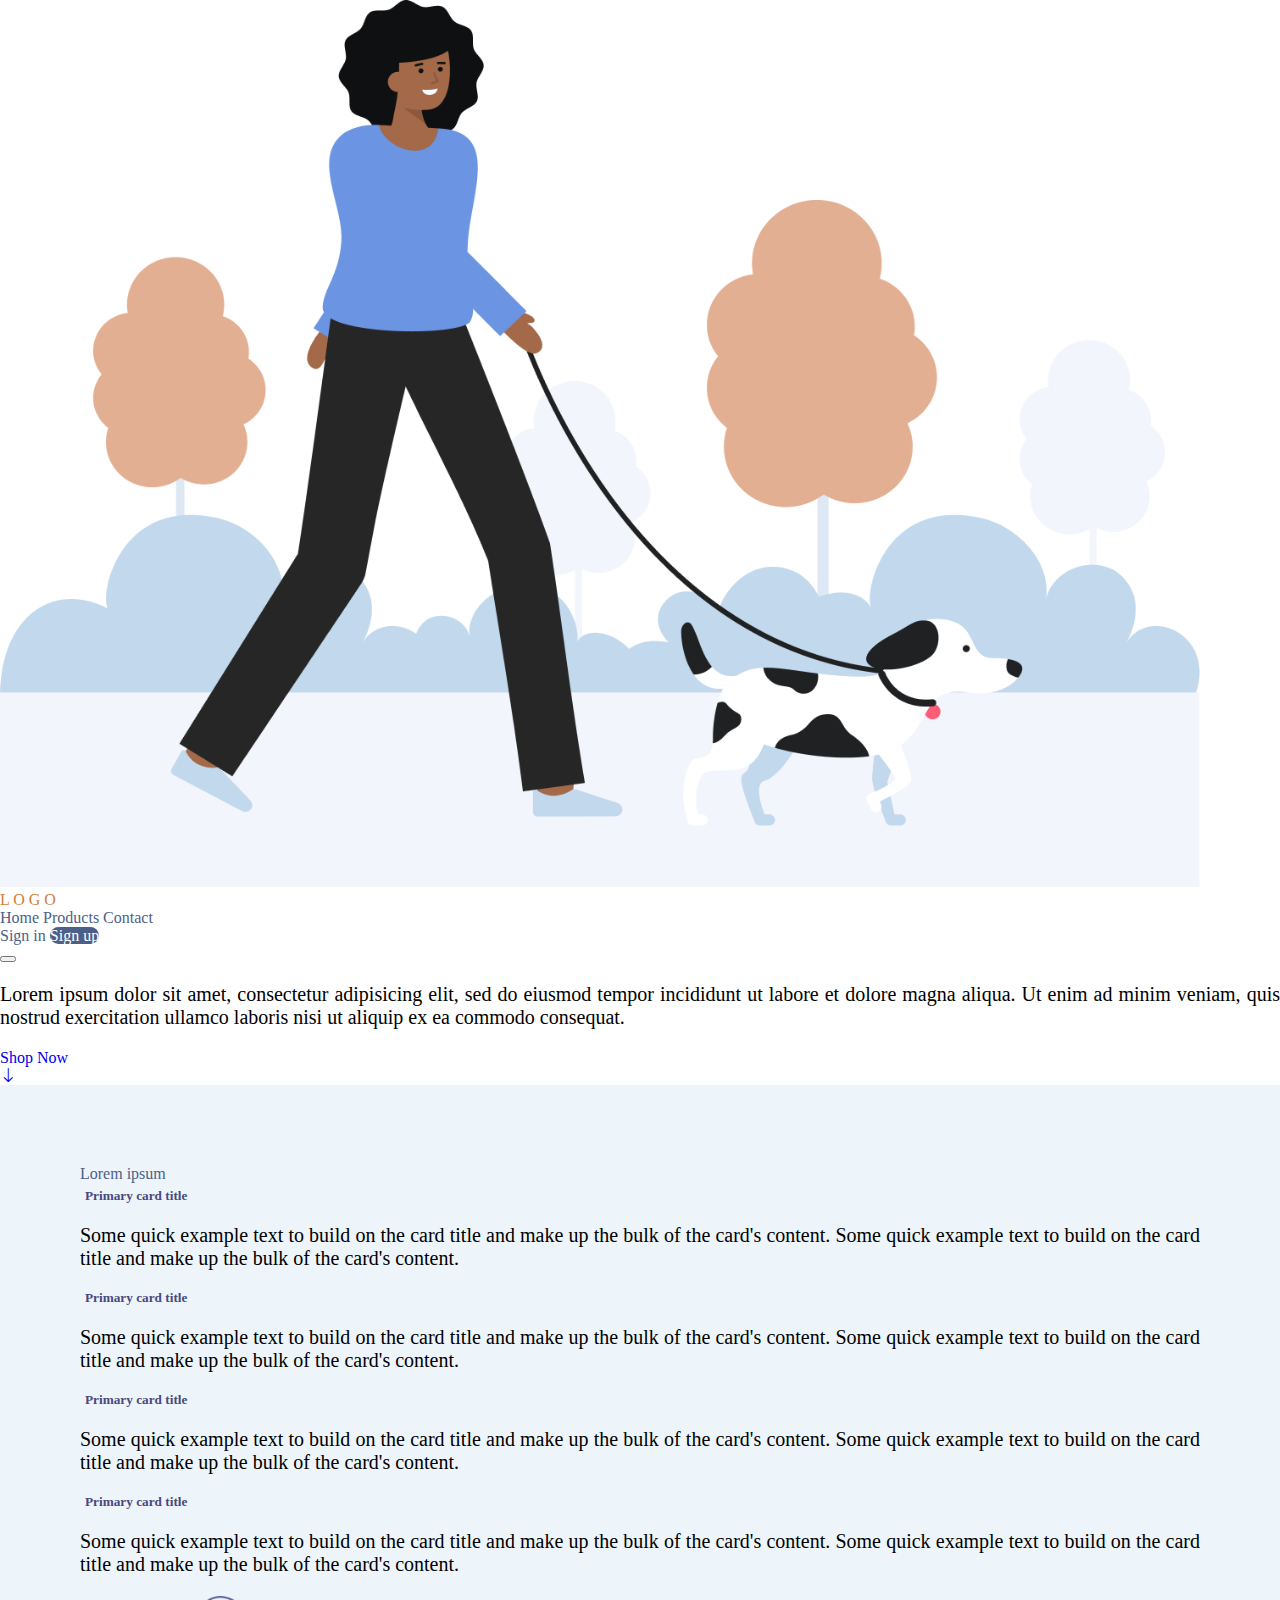
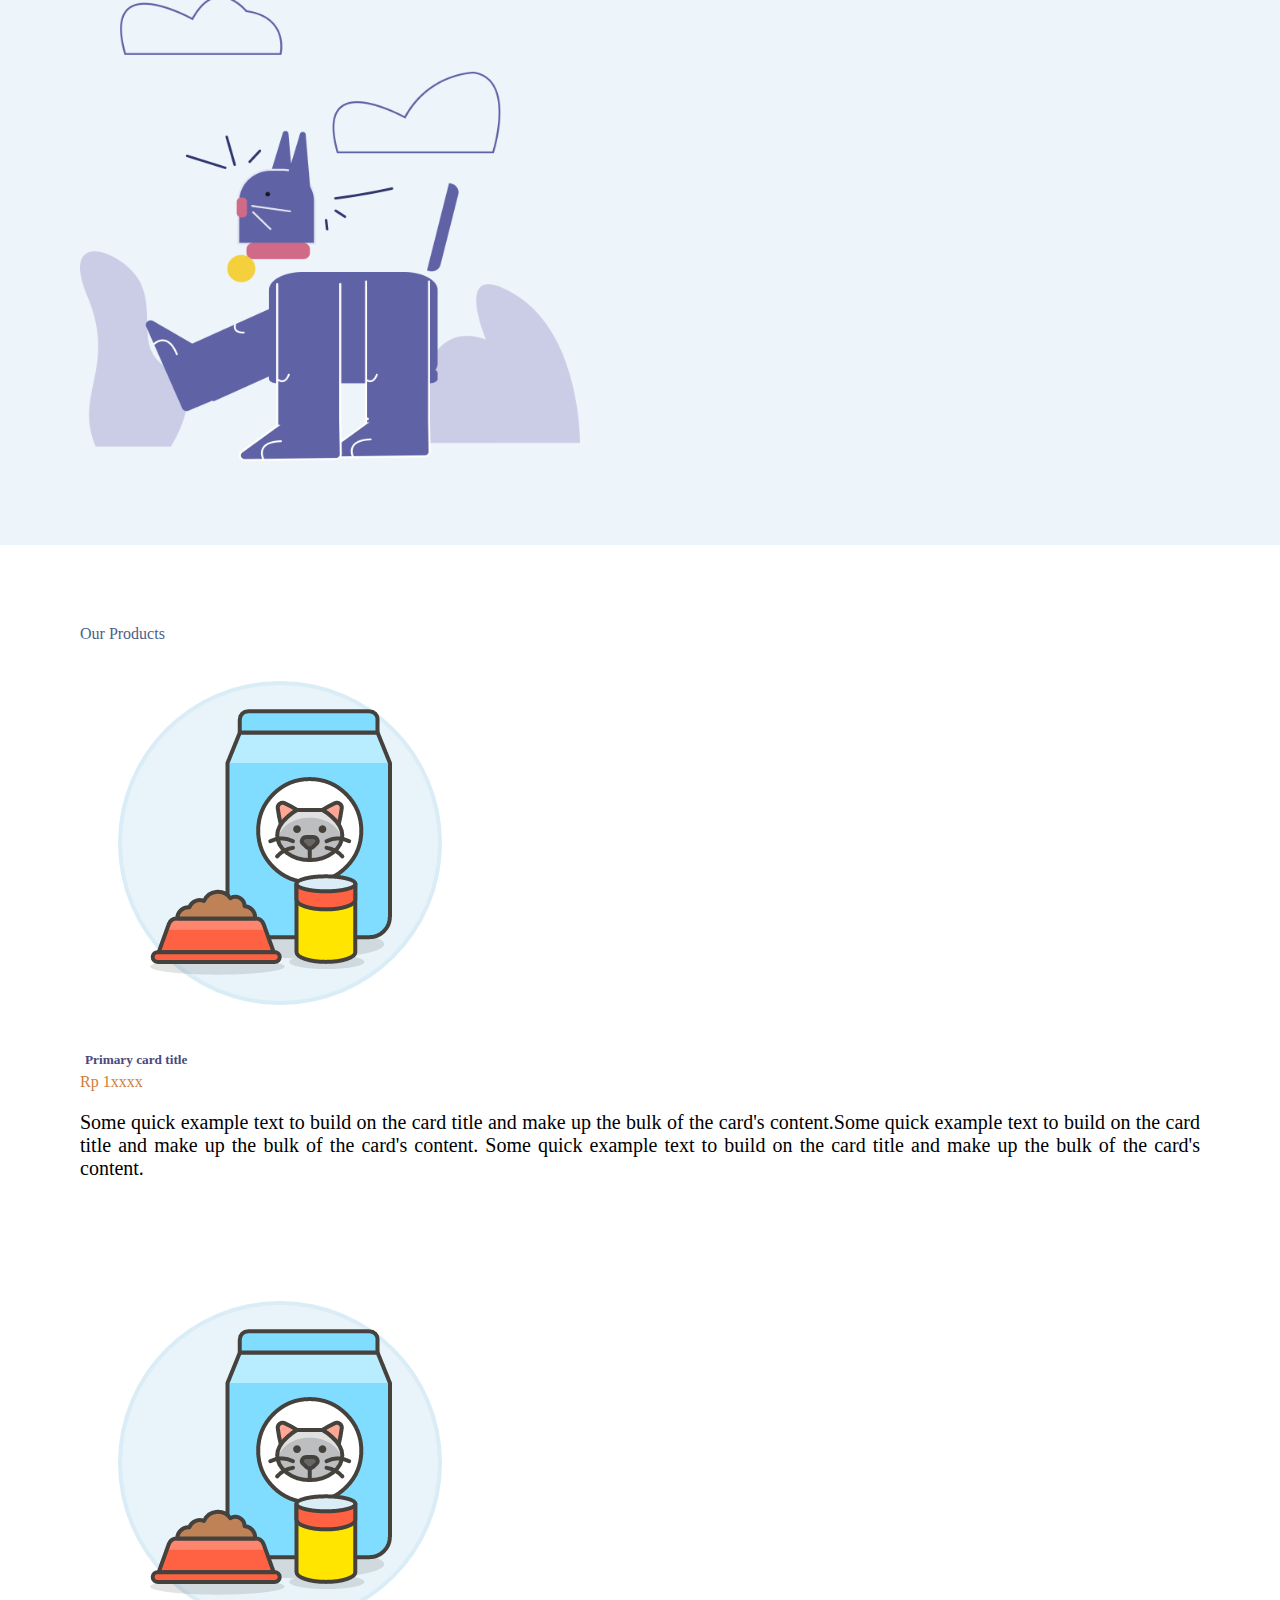
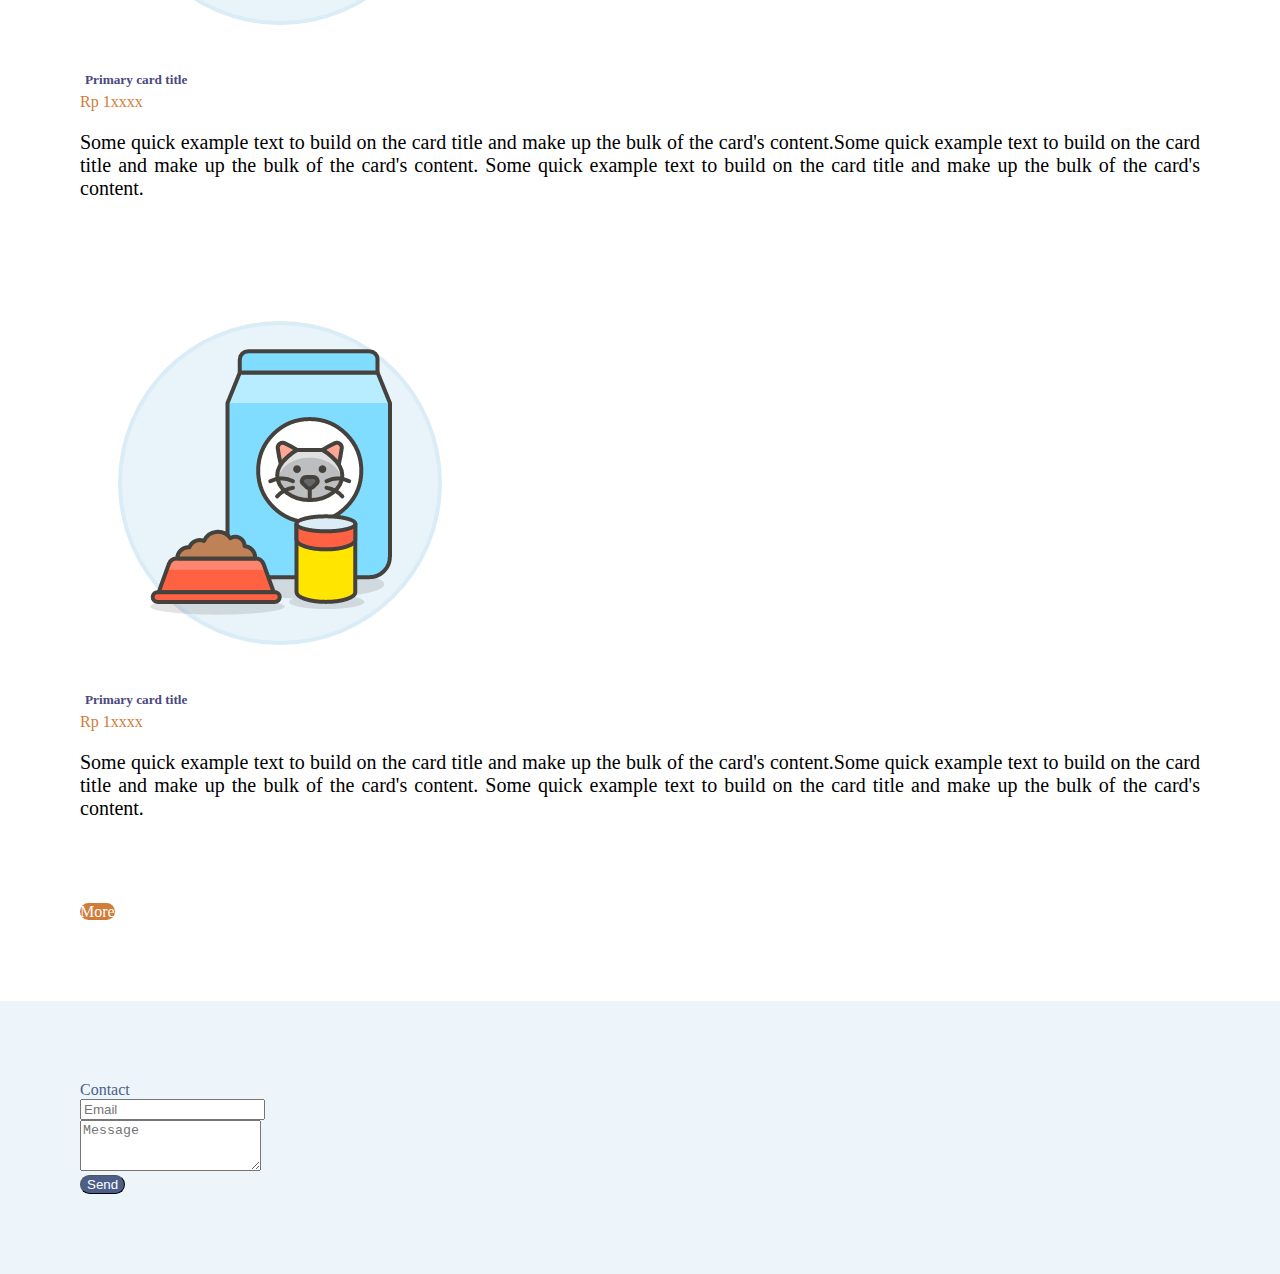
<file: PetShop/index.html>
<!DOCTYPE html>
<html>
<head>
	<meta charset="utf-8">
  	<meta name="viewport" content="width=device-width, initial-scale=1">
  	
    <!-- CSS only -->
    <link href="https://cdn.jsdelivr.net/npm/bootstrap@5.2.0-beta1/dist/css/bootstrap.min.css" rel="stylesheet" integrity="sha384-0evHe/X+R7YkIZDRvuzKMRqM+OrBnVFBL6DOitfPri4tjfHxaWutUpFmBp4vmVor" crossorigin="anonymous">
    <link rel="stylesheet" href="https://cdn.jsdelivr.net/npm/bootstrap-icons@1.8.3/font/bootstrap-icons.css">
    <link rel="stylesheet" type="text/css" href="assets/style.css">
	<title>PetShop</title>
</head>
<body>

	<div class="row h-100 w-100 bg-light">
		<div class="position-absolute bottom-0 start-0 p-0">
			<img width="1200" src="assets/images/register-img.png">
		</div>
		<div class="row">
			<nav class="header navbar navbar-expand-lg position-fixed" id="navbar">
			  <div class="container-fluid">
			  	<div class="col p-3">
			  		<a class="navbar-brand p-3" href="#">
			  			<span class="fw-bold fs-1 text-D17C39">L O G O</span>
			  		</a>
			  	</div>
			    <div class="col">
			    	<div class="justify-content-center collapse navbar-collapse" id="navbarNavAltMarkup">
			    	  <div class="navbar-nav fs-5 gap-5 text-4C5F89 fw-semibold">
			    	    <a class="nav-link text-4C5F89" aria-current="page" href="#">Home</a>
			    	    <a class="nav-link text-4C5F89" href="product.html">Products</a>
			    	    <a class="nav-link text-4C5F89" href="#contact">Contact</a>
			    	  </div>
			    	</div>
			    </div>
			    <div class="col">
			    	<div class="justify-content-end collapse navbar-collapse" id="navbarNavAltMarkup">
			    	  <div class="navbar-nav fs-5 gap-4 fw-semibold">
			    	    <a class="nav-link text-4C5F89 p-3" href="login.html">Sign in</a>
			    	    <a class="nav-link btn-login p-3 text bg-4C5F89" href="register.html">Sign up</a>
			    	  </div>
			    	</div>
			    </div>
			    <button class="navbar-toggler" type="button" data-bs-toggle="collapse" data-bs-target="#navbarNavAltMarkup" aria-controls="navbarNavAltMarkup" aria-expanded="false" aria-label="Toggle navigation">
			      <span class="navbar-toggler-icon"></span>
			    </button>
			  </div>
			</nav>
			<div class="col"></div>
			<div class="col-5 d-flex align-items-center shop-now">
				<div class="container col-6 text-dark justify-content-center">
					<p class="fs-5 pb-5">Lorem ipsum dolor sit amet, consectetur adipisicing elit, sed do eiusmod
					tempor incididunt ut labore et dolore magna aliqua. Ut enim ad minim veniam,
					quis nostrud exercitation ullamco laboris nisi ut aliquip ex ea commodo consequat.</p>
					<div class="text-center">
						<a class="fs-3 fw-semibold text-dark" href="#shop">Shop Now
							<div class="text-center"><i class="bi bi-arrow-down"></i></div>
						</a>

					</div>
					
				</div>
			</div>
		</div>
	 </div>

	 <div class="row h-100 w-100 bg-EDF5FB p-5rem d-flex align-items-center" id="shop">
	 	<div class="col-8 pt-5">
	 		<div class="container ps-5">
	 			<span class="fs-1 fw-semibold text-4C5F89">Lorem ipsum</span>
	 		</div>
	 		<div class="container p-5">
	 		  <div class="row row-cols-2">
	 		    <div class="col">
	 		    	<div class="card me-5 mb-5 p-4 rounded-5">
	 		    	  <div class="card-body">
	 		    	    <h5 class="card-title text-dark pb-4">Primary card title</h5>
	 		    	    <p class="card-text">Some quick example text to build on the card title and make up the bulk of the card's content. Some quick example text to build on the card title and make up the bulk of the card's content.</p>
	 		    	  </div>
	 		    	</div>
	 		    </div>
	 		    <div class="col">
	 		    	<div class="card me-5 mb-5 p-4 rounded-5">
	 		    	  <div class="card-body">
	 		    	    <h5 class="card-title text-dark pb-4">Primary card title</h5>
	 		    	    <p class="card-text">Some quick example text to build on the card title and make up the bulk of the card's content. Some quick example text to build on the card title and make up the bulk of the card's content.</p>
	 		    	  </div>
	 		    	</div>
	 		    </div>
	 		    <div class="col">
	 		    	<div class="card me-5 mb-5 p-4 rounded-5">
	 		    	  <div class="card-body">
	 		    	    <h5 class="card-title text-dark pb-4">Primary card title</h5>
	 		    	    <p class="card-text">Some quick example text to build on the card title and make up the bulk of the card's content. Some quick example text to build on the card title and make up the bulk of the card's content.</p>
	 		    	  </div>
	 		    	</div>
	 		    </div>
	 		    <div class="col">
	 		    	<div class="card me-5 mb-5 p-4 rounded-5">
	 		    	  <div class="card-body">
	 		    	    <h5 class="card-title text-dark pb-4">Primary card title</h5>
	 		    	    <p class="card-text">Some quick example text to build on the card title and make up the bulk of the card's content. Some quick example text to build on the card title and make up the bulk of the card's content.</p>
	 		    	  </div>
	 		    	</div>
	 		    </div>
	 		  </div>
	 		</div>
	 	</div>
	 	<div class="col">
	 		<img class="" width="500" src="assets/images/login-img.png">
	 	</div>
	 </div>

	 <div class="row  w-100 bg-light p-5rem d-flex align-items-center">
	 	<div class="col pt-5">
	 		<div class="container text-center">
	 			<span class="fs-1 fw-semibold text-4C5F89">Our Products</span>
	 		</div>
	 		<div class="container p-5">
	 		  <div class="row row-cols-3">
	 		    <div class="col">
	 		    	<div class="card m-3 p-4 rounded-5 h-620px">
	 		    	  <img src="assets/images/cat-food-bag.png" class="card-img-top" alt="...">	
	 		    	  <div class="card-body  overflow-hidden">
	 		    	    <a href="detail.html"><h5 class="card-title text-dark ms-0">Primary card title</h5></a>
	 		    	    <span class="text-D17C39 fw-semibold">Rp 1xxxx</span>
	 		    	    <p class="card-text">Some quick example text to build on the card title and make up the bulk of the card's content.Some quick example text to build on the card title and make up the bulk of the card's content. Some quick example text to build on the card title and make up the bulk of the card's content.</p>
	 		    	  </div>
	 		    	</div>
	 		    </div>
	 		    <div class="col mb-5">
	 		    	<div class="card m-3 p-4 rounded-5 h-620px">
	 		    	  <img src="assets/images/cat-food-bag.png" class="card-img-top" alt="...">	
	 		    	  <div class="card-body  overflow-hidden">
	 		    	    <a href="detail.html"><h5 class="card-title text-dark ms-0">Primary card title</h5></a>
	 		    	    <span class="text-D17C39 fw-semibold">Rp 1xxxx</span>
	 		    	    <p class="card-text">Some quick example text to build on the card title and make up the bulk of the card's content.Some quick example text to build on the card title and make up the bulk of the card's content. Some quick example text to build on the card title and make up the bulk of the card's content.</p>
	 		    	  </div>
	 		    	</div>
	 		    </div>
	 		    <div class="col mb-5">
	 		    	<div class="card m-3 p-4 rounded-5 h-620px">
	 		    	  <img src="assets/images/cat-food-bag.png" class="card-img-top" alt="...">	
	 		    	  <div class="card-body  overflow-hidden">
	 		    	    <a href="detail.html"><h5 class="card-title text-dark ms-0">Primary card title</h5></a>
	 		    	    <span class="text-D17C39 fw-semibold">Rp 1xxxx</span>
	 		    	    <p class="card-text">Some quick example text to build on the card title and make up the bulk of the card's content.Some quick example text to build on the card title and make up the bulk of the card's content. Some quick example text to build on the card title and make up the bulk of the card's content.</p>
	 		    	  </div>
	 		    	</div>
	 		    </div>
	 		  </div>
	 		  <div class="container col-2 p-5 text-center">
	 		  	<a class="nav-link btn-login p-3 bg-D17C39 " href="product.html">More</a>
	 		  </div>
	 		</div>
	 	</div>
	 </div>

	 <div class="row h-100 w-100 bg-EDF5FB p-5rem d-flex align-items-center" id="contact">
	 	<div class="col">
	 		<div class="container pb-5 text-center">
	 			<span class="fs-1 fw-semibold text-4C5F89">Contact</span>
	 		</div>
	 		<div class="container col-5 bg-light rounded-5 h-400px pt-5 border border-dark">
	 			<form class="p-5">
	 			    <div class="mb-4">
	 			      <input type="email" class="form-control p-3 border border-dark" placeholder="Email" id="inputEmail3">
	 			    </div>
	 			    <div class="mb-4">
	 			      <textarea class="form-control p-3 border border-dark" placeholder="Message" id="exampleFormControlTextarea1" rows="3"></textarea>
	 			    </div>
	 			    <div class="container d-grid col justify-content-end ">
	 			    	<button type="submit" class="btn btn-login p-2 pe-4 ps-4 bg-4C5F89 fs-5">Send</button>
	 			    </div>
	 			</form>
	 		</div>
	 	</div>
	 </div>
	 
</body>

<script>
    window.onscroll = function() {scrollFunction()};
 
	function scrollFunction() {
	  if (document.body.scrollTop > 20 || document.documentElement.scrollTop > 20) {
	    
	    document.getElementById("navbar").style.background = "#f8f9fa";
	  } else {
	   
	    document.getElementById("navbar").style.background = "none";
	  }
	}
</script>
</html>
</file>
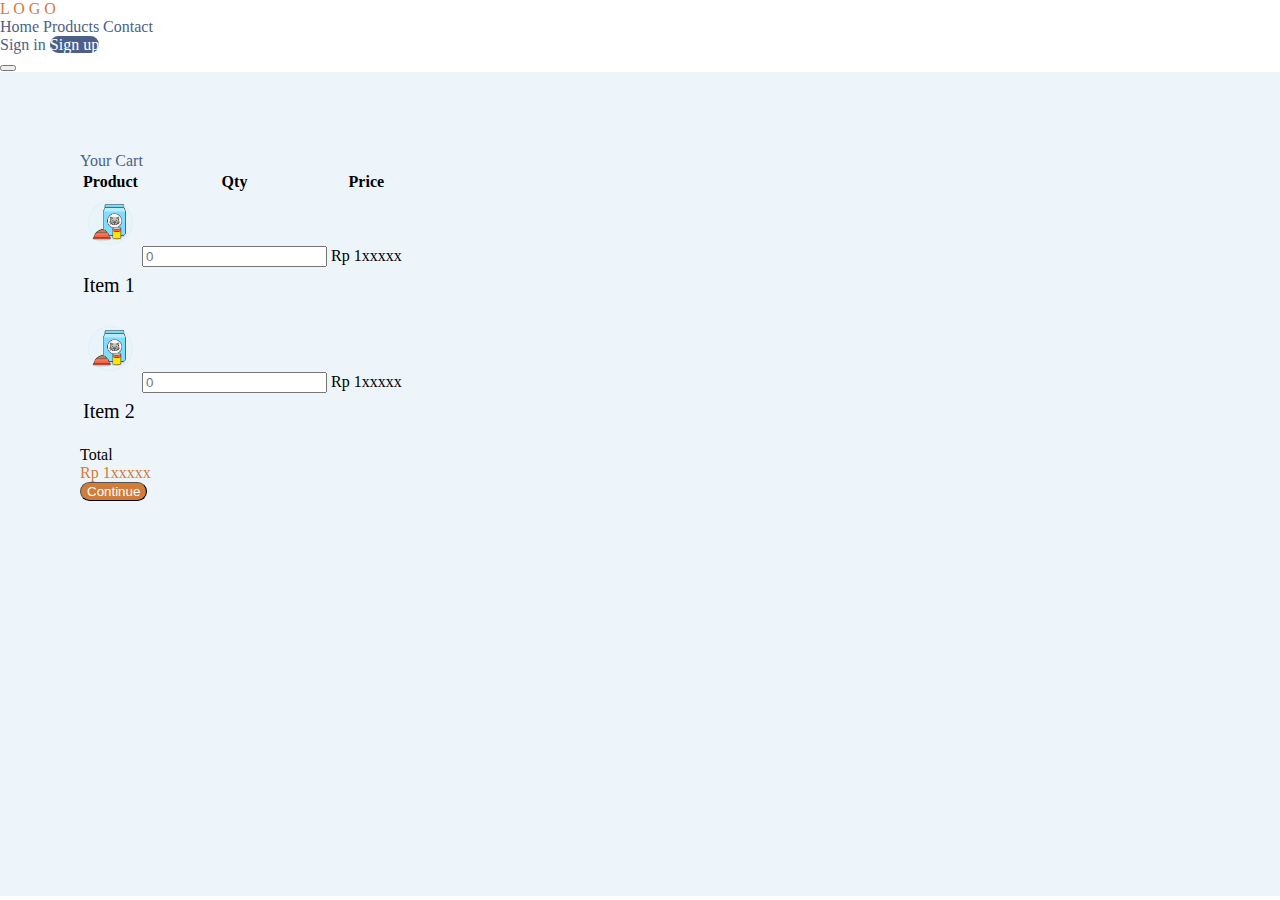
<file: PetShop/cart.html>
<!DOCTYPE html>
<html>
<head>
	<meta charset="utf-8">
    <meta name="viewport" content="width=device-width, initial-scale=1">
    <!-- CSS only -->
    <link href="https://cdn.jsdelivr.net/npm/bootstrap@5.2.0-beta1/dist/css/bootstrap.min.css" rel="stylesheet" integrity="sha384-0evHe/X+R7YkIZDRvuzKMRqM+OrBnVFBL6DOitfPri4tjfHxaWutUpFmBp4vmVor" crossorigin="anonymous">
    <link rel="stylesheet" href="https://cdn.jsdelivr.net/npm/bootstrap-icons@1.8.3/font/bootstrap-icons.css">
    <link rel="stylesheet" type="text/css" href="assets/style.css">
	<title>PetShop</title>
</head>
<body>
	 <div class="row">
	 	<nav class="header navbar navbar-expand-lg position-fixed" id="navbar">
	 	  <div class="container-fluid">
	 	  	<div class="col p-3">
	 	  		<a class="navbar-brand p-3" href="#">
	 	  			<span class="fw-bold fs-1 text-D17C39">L O G O</span>
	 	  		</a>
	 	  	</div>
	 	    <div class="col">
	 	    	<div class="justify-content-center collapse navbar-collapse" id="navbarNavAltMarkup">
	 	    	  <div class="navbar-nav fs-5 gap-5 text-4C5F89 fw-semibold">
	 	    	    <a class="nav-link text-4C5F89" aria-current="page" href="index.html">Home</a>
	 	    	    <a class="nav-link text-4C5F89" href="product.html">Products</a>
	 	    	    <a class="nav-link text-4C5F89" href="index.html#contact">Contact</a>
	 	    	  </div>
	 	    	</div>
	 	    </div>
	 	    <div class="col">
	 	    	<div class="justify-content-end collapse navbar-collapse" id="navbarNavAltMarkup">
	 	    	  <div class="navbar-nav fs-5 gap-4 fw-semibold">
	 	    	    <a class="nav-link text-4C5F89 p-3" href="login.html">Sign in</a>
	 	    	    <a class="nav-link btn-login p-3 text bg-4C5F89" href="register.html">Sign up</a>
	 	    	  </div>
	 	    	</div>
	 	    </div>
	 	    <button class="navbar-toggler" type="button" data-bs-toggle="collapse" data-bs-target="#navbarNavAltMarkup" aria-controls="navbarNavAltMarkup" aria-expanded="false" aria-label="Toggle navigation">
	 	      <span class="navbar-toggler-icon"></span>
	 	    </button>
	 	  </div>
	 	</nav>
	 </div>

	 <div class="row h-100 w-100 bg-EDF5FB p-5rem d-flex align-items-center">
	 	<div class="col h-75">
	 		<div class="container pb-5 text-center">
	 			<span class="fs-1 fw-semibold text-4C5F89">Your Cart</span>
	 		</div>
	 		<div class="container col-9 bg-light rounded-5 border border-dark h-100 ">
	 			<div class="row p-5">
	 				<table class="table align-middle mb-0 text-center">
	 				  <thead class="bg-light">
	 				    <tr>
	 				      <th class="col-9 fs-4">Product</th>
	 				      <th class="col-1 fs-4">Qty</th>
	 				      <th class="fs-4">Price</th>
	 				    </tr>
	 				  </thead>
	 				  <tbody>
	 				    <tr>
	 				      <td>
	 				        <div class="d-flex align-items-center">
	 				          <img
	 				              src="assets/images/cat-food-bag.png"
	 				              alt=""
	 				              style="width: 55px; height: 55px"
	 				              />
	 				          <div class="ms-3">
	 				            <p class="fw-bold mb-1">Item 1</p>
	 				          </div>
	 				        </div>
	 				      </td>
	 				      <td>
	 				      	<input type="text" name="qty" class="form-control text-center" placeholder="0">
	 				      </td>
	 				      <td>
	 				        Rp 1xxxxx
	 				      </td>
	 				    </tr>
	 				    <tr>
	 				      <td>
	 				        <div class="d-flex align-items-center">
	 				          <img
	 				              src="assets/images/cat-food-bag.png"
	 				              alt=""
	 				              style="width: 55px; height: 55px"
	 				              />
	 				          <div class="ms-3">
	 				            <p class="fw-bold mb-1">Item 2</p>
	 				          </div>
	 				        </div>
	 				      </td>
	 				      <td>
	 				      	<input type="text" name="qty" class="form-control text-center" placeholder="0">
	 				      </td>
	 				      <td>
	 				        Rp 1xxxxx
	 				      </td>
	 				    </tr>
	 				  </tbody>
	 				</table>
	 			</div>
	 			<div class="row p-5 cart-row d-flex align-items-end">
	 				<div class="col p-2 border-end">
	 					<span class="fs-4 fw-bold">Total</span>
	 				</div>
	 				<div class="col-9 ms-4">
	 					<div class="bg-white rounded-3 border col-3 ps-3 p-2">
	 						<span class="fs-4 text-D17C39">Rp 1xxxxx</span>
	 					</div>
	 					
	 				</div>
	 				<div class="col justify-content-end ">
	 					<button type="submit" class="btn btn-login p-2 pe-4 ps-4 bg-D17C39 fs-5">Continue</button>
	 				</div>
	 			</div>
	 		</div>
	 	</div>
	 </div>

</body>

<script>
    window.onscroll = function() {scrollFunction()};
 
	function scrollFunction() {
	  if (document.body.scrollTop > 20 || document.documentElement.scrollTop > 20) {
	    
	    document.getElementById("navbar").style.background = "#f8f9fa";
	  } else {
	   
	    document.getElementById("navbar").style.background = "none";
	  }
	}
</script>
</html>
</file>
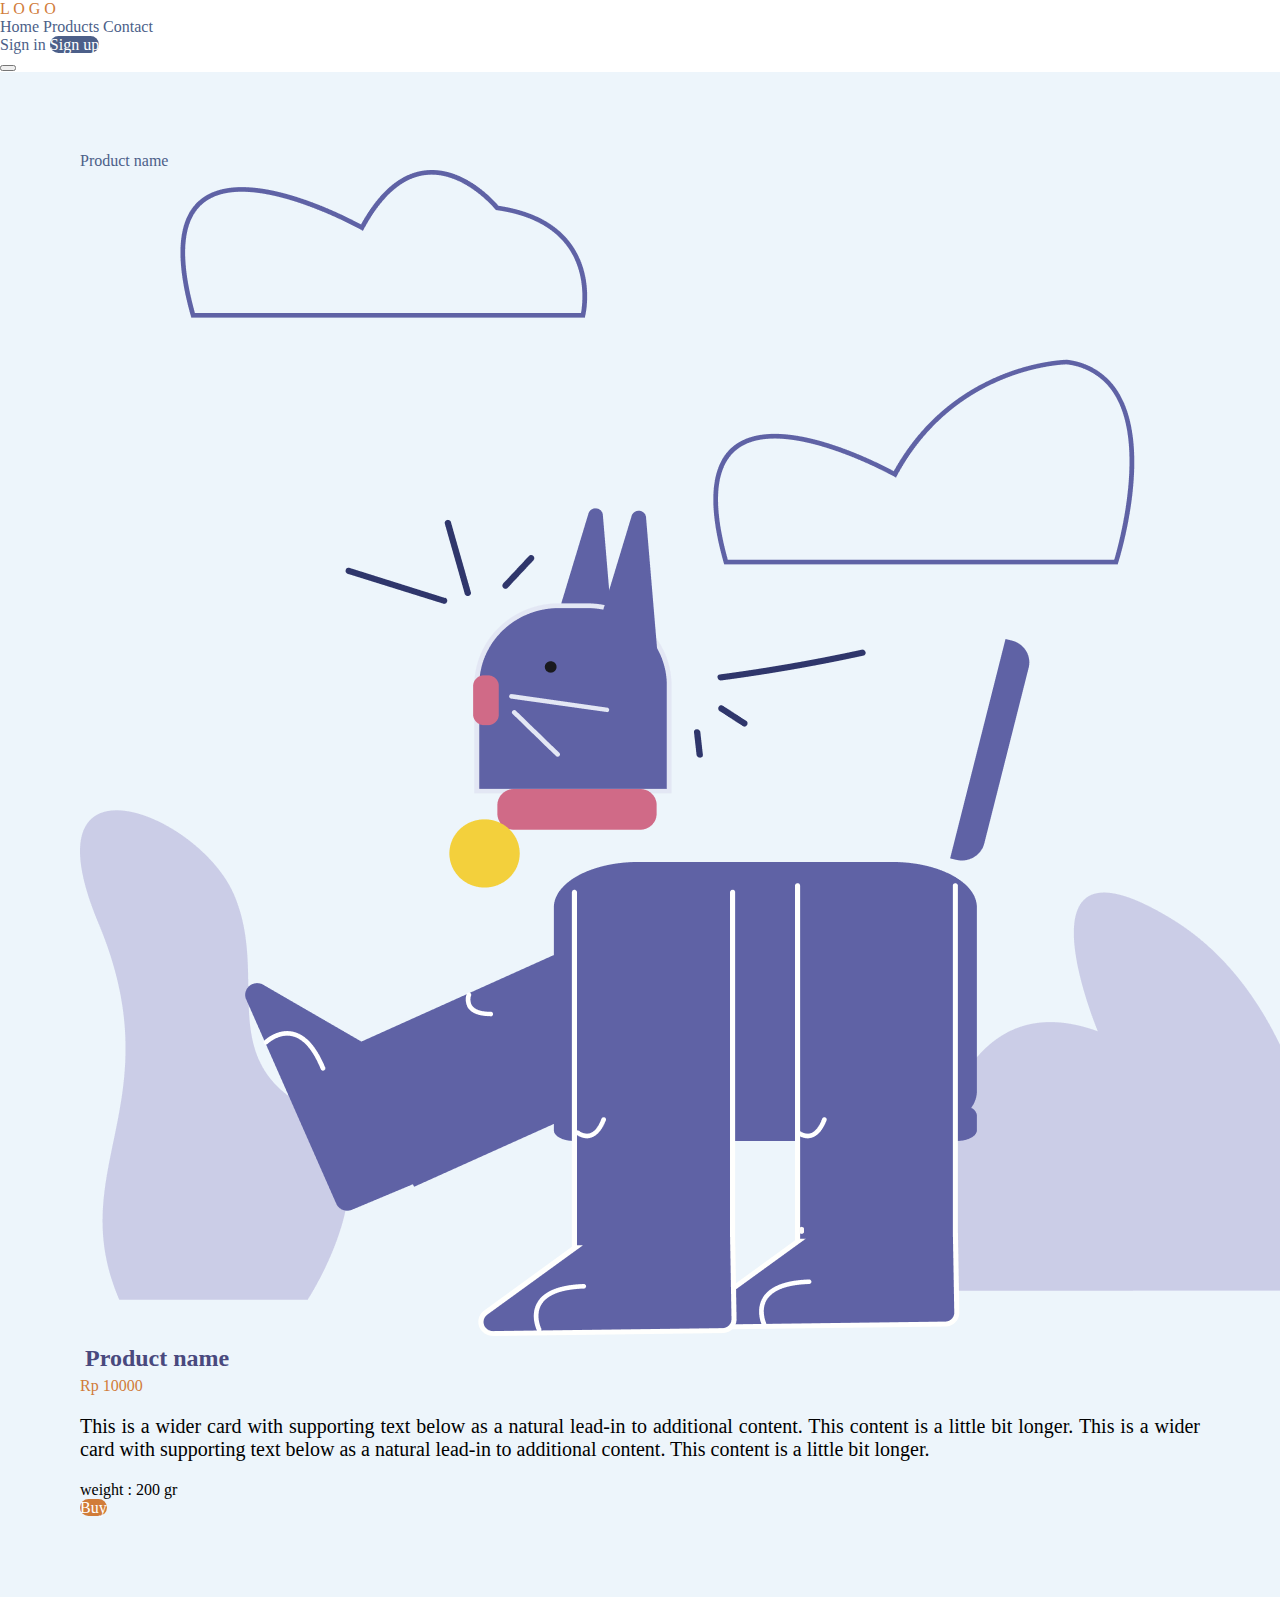
<file: PetShop/detail.html>
<!DOCTYPE html>
<html>
<head>
	<meta charset="utf-8">
    <meta name="viewport" content="width=device-width, initial-scale=1">
    <!-- CSS only -->
    <link href="https://cdn.jsdelivr.net/npm/bootstrap@5.2.0-beta1/dist/css/bootstrap.min.css" rel="stylesheet" integrity="sha384-0evHe/X+R7YkIZDRvuzKMRqM+OrBnVFBL6DOitfPri4tjfHxaWutUpFmBp4vmVor" crossorigin="anonymous">
    <link rel="stylesheet" href="https://cdn.jsdelivr.net/npm/bootstrap-icons@1.8.3/font/bootstrap-icons.css">
    <link rel="stylesheet" type="text/css" href="assets/style.css">
	<title>PetShop</title>
</head>
<body>
	 <div class="row">
	 	<nav class="header navbar navbar-expand-lg position-fixed" id="navbar">
	 	  <div class="container-fluid">
	 	  	<div class="col p-3">
	 	  		<a class="navbar-brand p-3" href="#">
	 	  			<span class="fw-bold fs-1 text-D17C39">L O G O</span>
	 	  		</a>
	 	  	</div>
	 	    <div class="col">
	 	    	<div class="justify-content-center collapse navbar-collapse" id="navbarNavAltMarkup">
	 	    	  <div class="navbar-nav fs-5 gap-5 text-4C5F89 fw-semibold">
	 	    	    <a class="nav-link text-4C5F89" aria-current="page" href="index.html">Home</a>
	 	    	    <a class="nav-link text-4C5F89" href="product.html">Products</a>
	 	    	    <a class="nav-link text-4C5F89" href="index.html#contact">Contact</a>
	 	    	  </div>
	 	    	</div>
	 	    </div>
	 	    <div class="col">
	 	    	<div class="justify-content-end collapse navbar-collapse" id="navbarNavAltMarkup">
	 	    	  <div class="navbar-nav fs-5 gap-4 fw-semibold">
	 	    	    <a class="nav-link text-4C5F89 p-3" href="login.html">Sign in</a>
	 	    	    <a class="nav-link btn-login p-3 text bg-4C5F89" href="register.html">Sign up</a>
	 	    	  </div>
	 	    	</div>
	 	    </div>
	 	    <button class="navbar-toggler" type="button" data-bs-toggle="collapse" data-bs-target="#navbarNavAltMarkup" aria-controls="navbarNavAltMarkup" aria-expanded="false" aria-label="Toggle navigation">
	 	      <span class="navbar-toggler-icon"></span>
	 	    </button>
	 	  </div>
	 	</nav>
	 </div>

	 <div class="row h-100 w-100 bg-EDF5FB p-5rem d-flex align-items-center">
	 	<div class="col">
	 		<div class="container pb-5 text-center">
	 			<span class="fs-1 fw-semibold text-4C5F89">Product name</span>
	 		</div>
	 		<div class="container col-9 bg-light rounded-5 border border-dark">
	 			<div class="row">
	 				<div class="col-4 border-end border-dark p-2 d-flex align-items-center">
	 					<img src="assets/images/login-img.png" width="auto" class="img-fluid" alt="...">
	 				</div>
	 				<div class="col p-5 m-4">
	 					<div class="row w-75">
	 						<div class="card-body">
	 						  <h2 class="card-title m-0 p-0">Product name</h2>
	 						  <div class="pt-2 fw-bold text-D17C39 fs-4">
	 						  	<span>Rp 10000</span>
	 						  </div>
	 						  <div class="pt-5">
	 						  	<p class="card-text">This is a wider card with supporting text below as a natural lead-in to additional content. This content is a little bit longer. This is a wider card with supporting text below as a natural lead-in to additional content. This content is a little bit longer.</p>
	 						  </div>
	 						  <div class="pt-5">
	 						  	<span class="text-black-50">weight : 200 gr</span>
	 						  </div>
	 						</div>
	 					</div>
	 					<div class="row pt-5">
	 						<div class="container d-grid col justify-content-end ">
	 							<a href="cart.html" class="btn btn-login p-2 pe-5 ps-5 bg-D17C39 fs-5">Buy</a>
	 						</div>
	 					</div>
	 				  
	 				</div>
	 			</div>
	 		</div>
	 	</div>
	 </div>

</body>

<script>
    window.onscroll = function() {scrollFunction()};
 
	function scrollFunction() {
	  if (document.body.scrollTop > 20 || document.documentElement.scrollTop > 20) {
	    
	    document.getElementById("navbar").style.background = "#f8f9fa";
	  } else {
	   
	    document.getElementById("navbar").style.background = "none";
	  }
	}
</script>
</html>
</file>
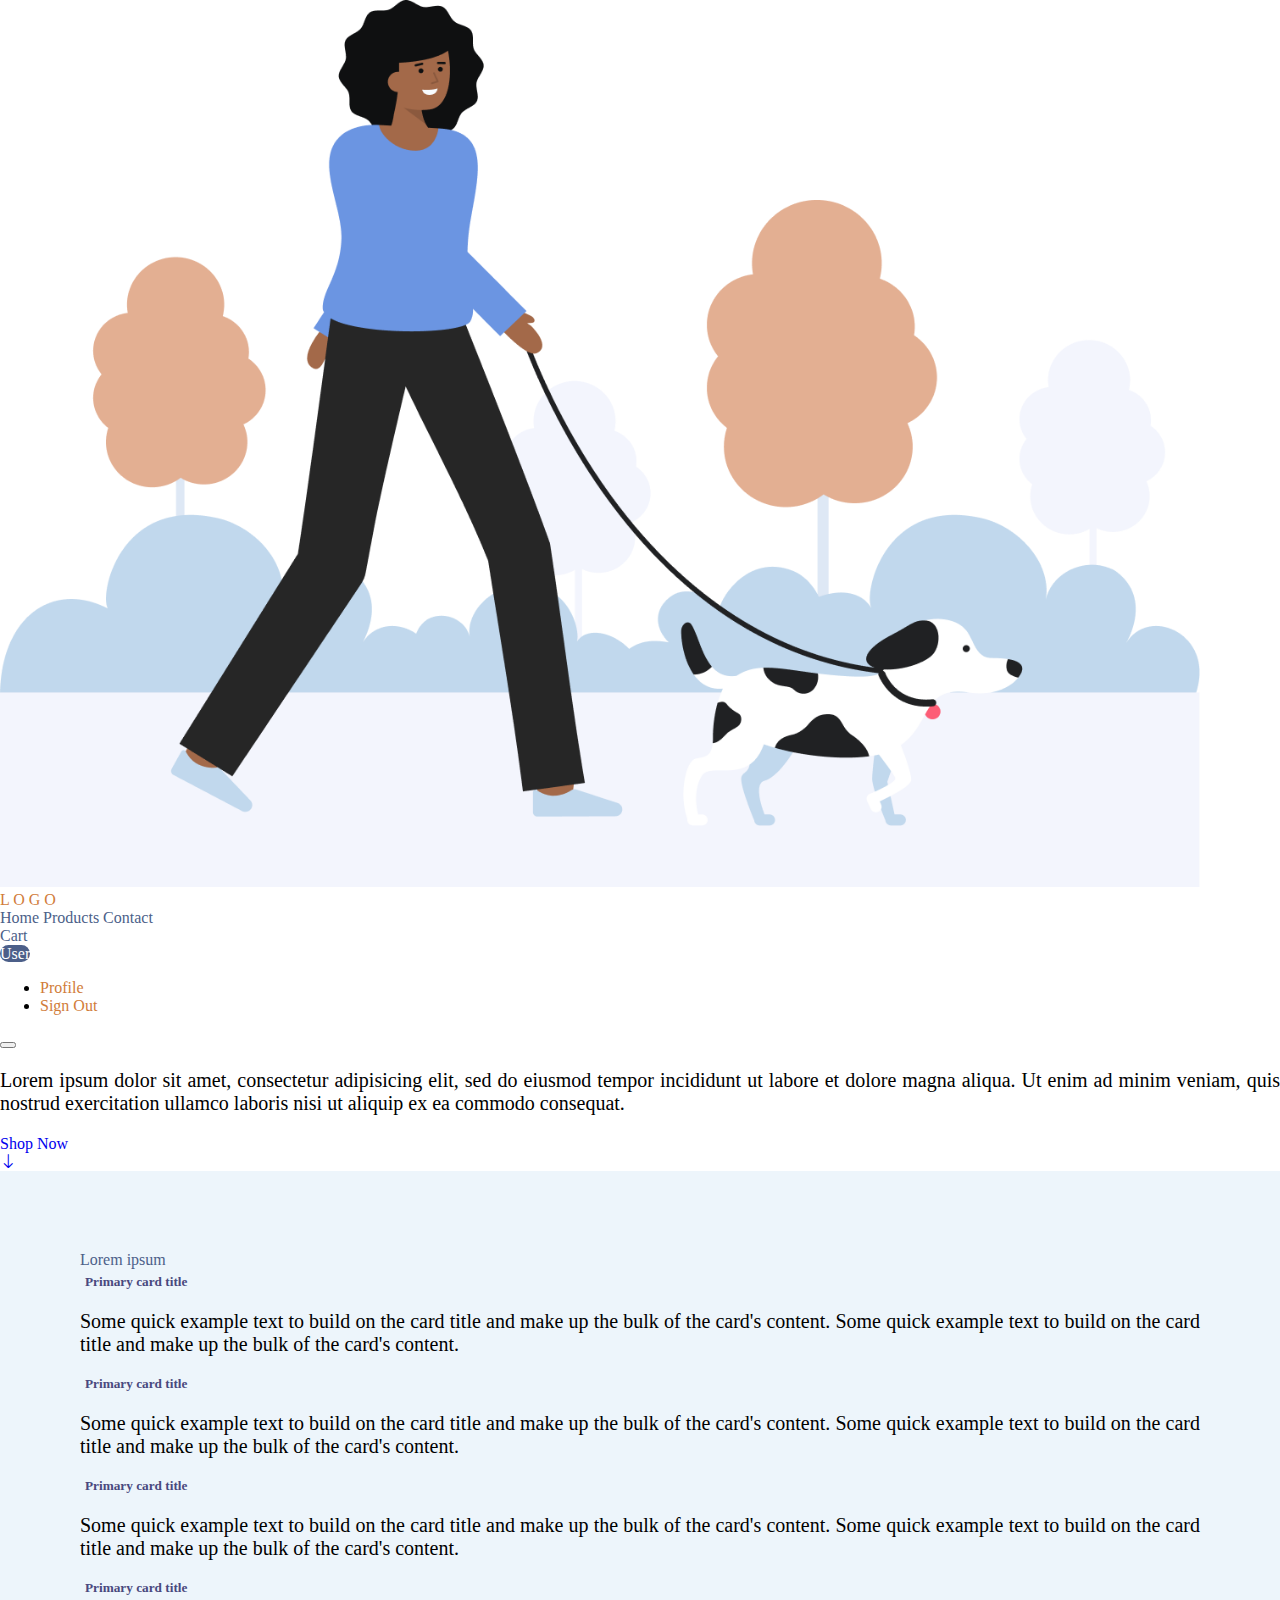
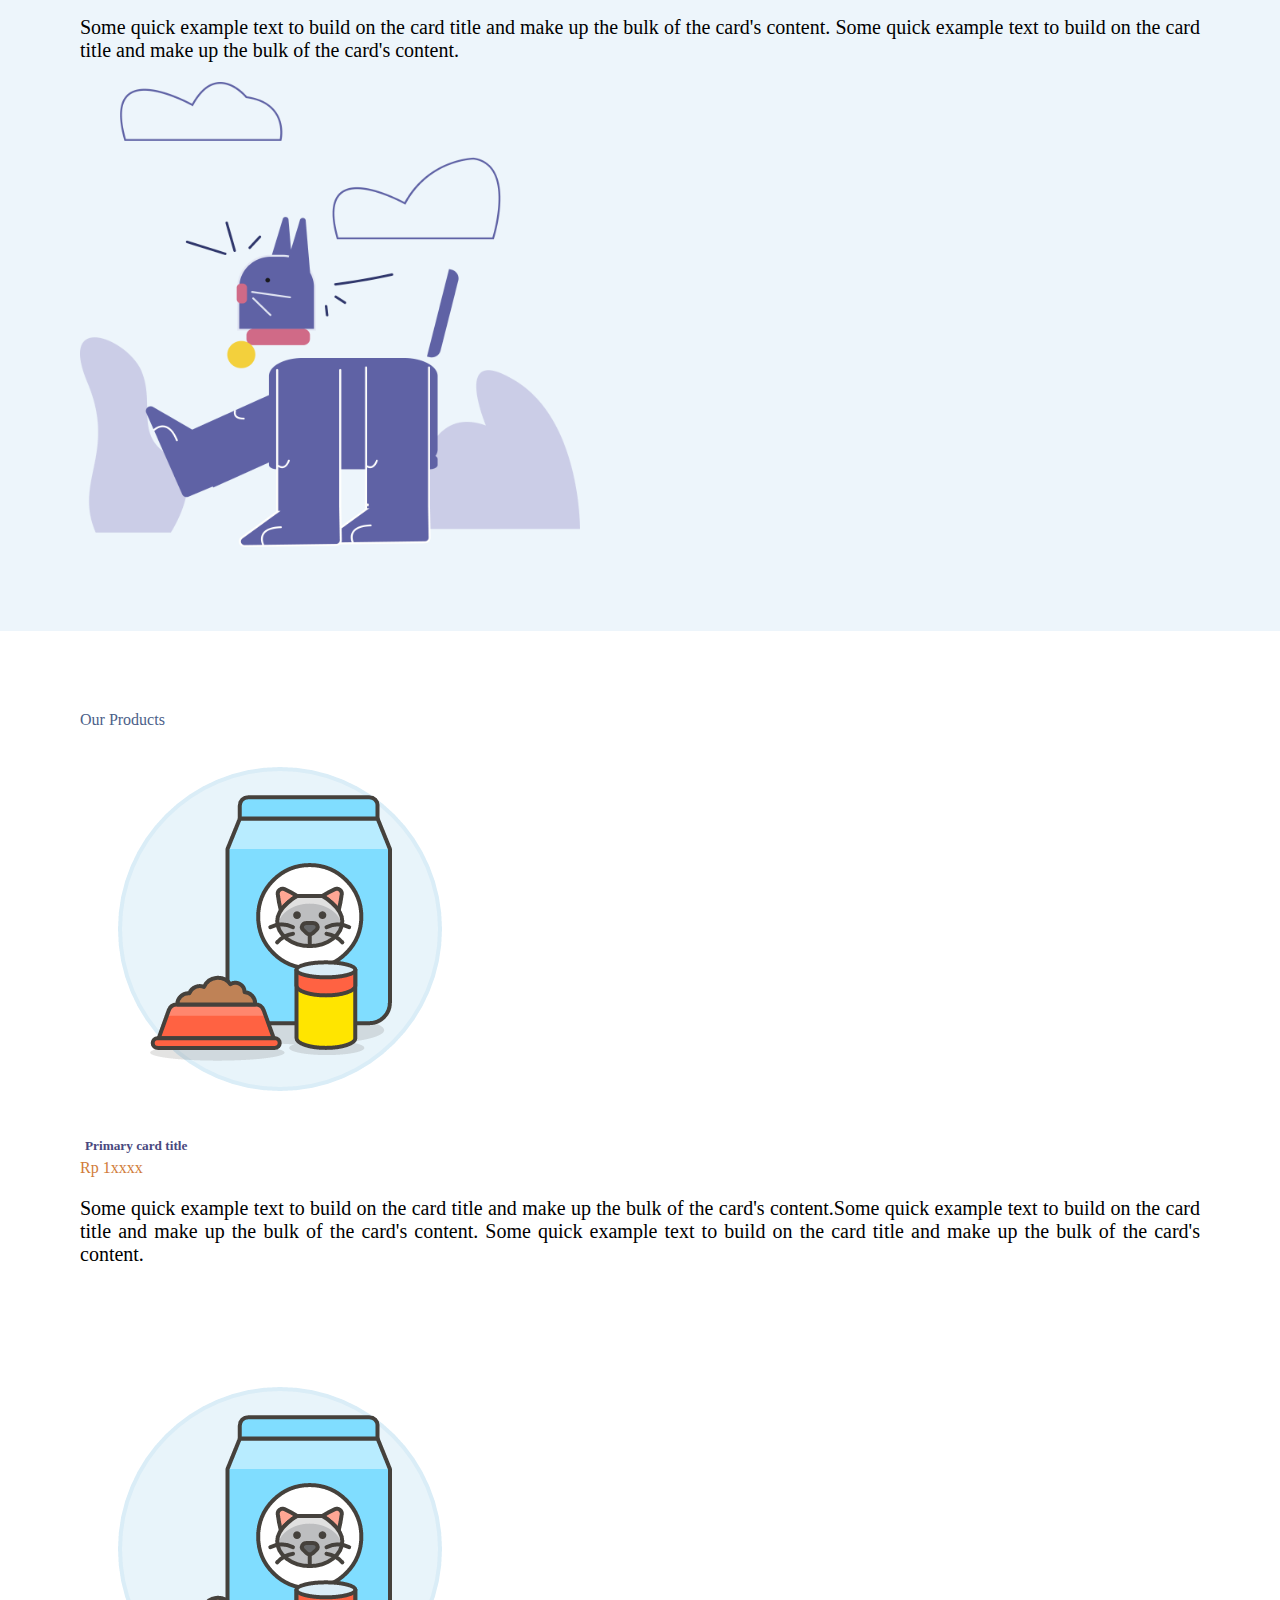
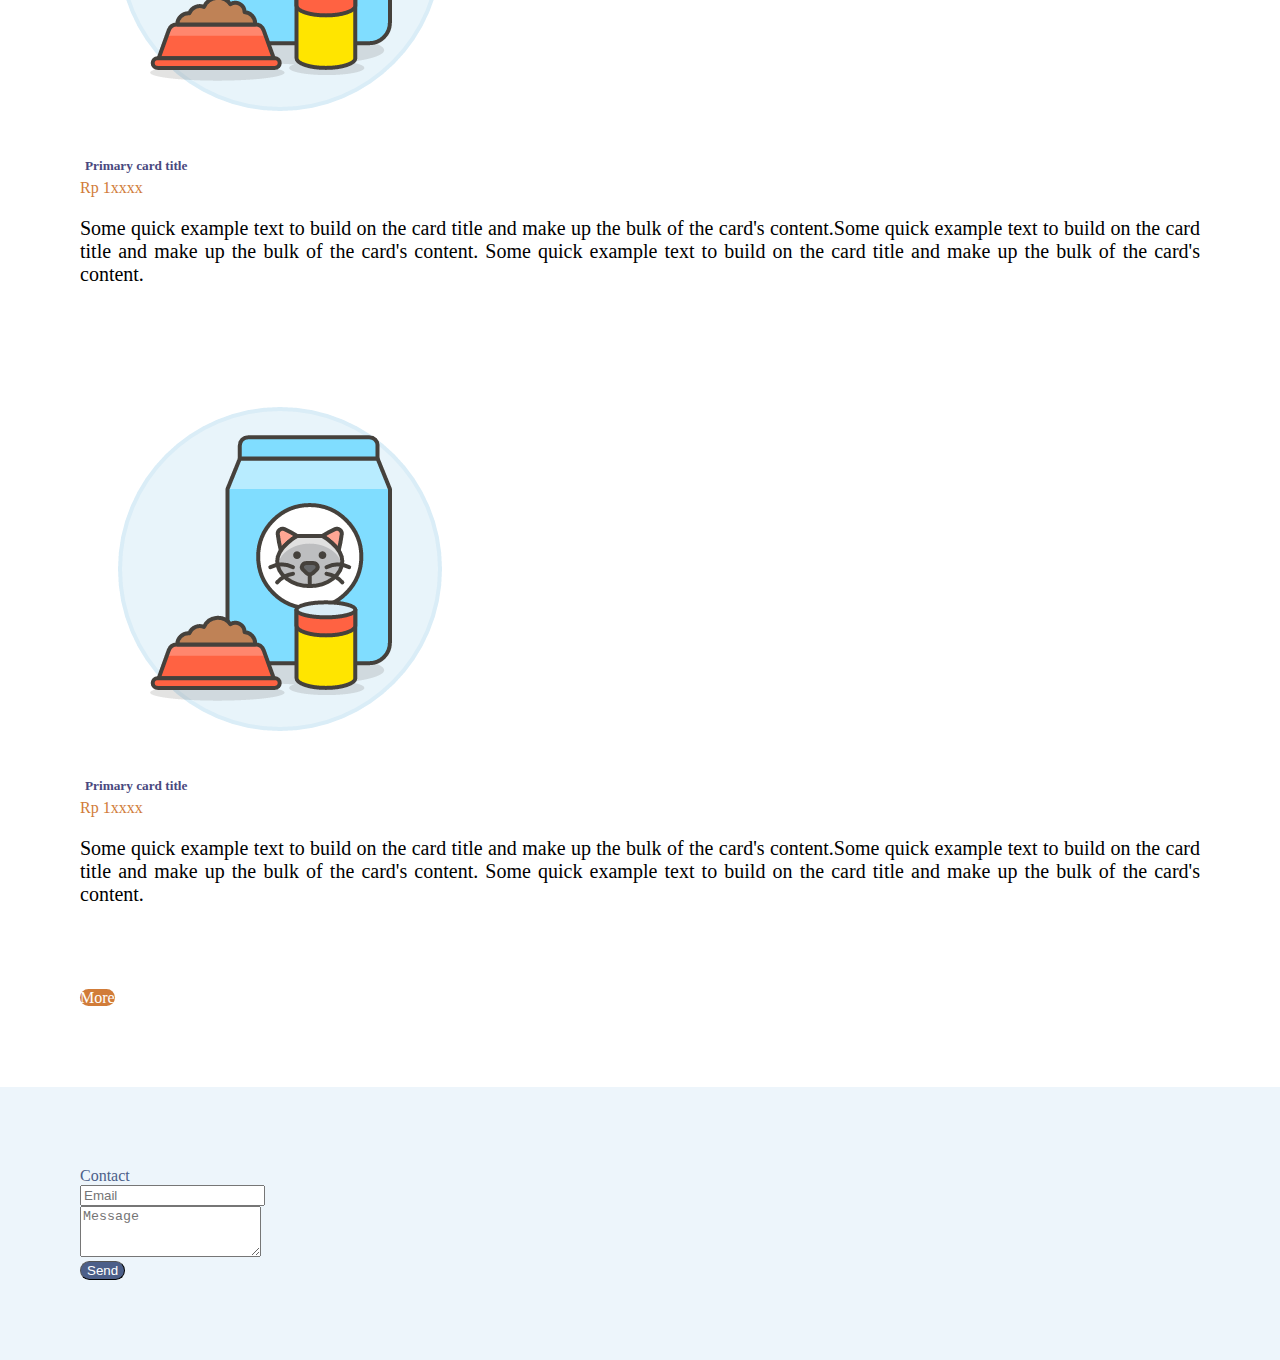
<file: PetShop/index-login.html>
<!DOCTYPE html>
<html>
<head>
	<meta charset="utf-8">
  	<meta name="viewport" content="width=device-width, initial-scale=1">
  	
    <!-- CSS only -->
    <link href="https://cdn.jsdelivr.net/npm/bootstrap@5.2.0-beta1/dist/css/bootstrap.min.css" rel="stylesheet" integrity="sha384-0evHe/X+R7YkIZDRvuzKMRqM+OrBnVFBL6DOitfPri4tjfHxaWutUpFmBp4vmVor" crossorigin="anonymous">
    <link rel="stylesheet" href="https://cdn.jsdelivr.net/npm/bootstrap-icons@1.8.3/font/bootstrap-icons.css">
    <link rel="stylesheet" type="text/css" href="assets/style.css">
	<title>PetShop</title>
</head>
<body>

	<div class="row h-100 w-100 bg-light">
		<div class="position-absolute bottom-0 start-0 p-0">
			<img width="1200" src="assets/images/register-img.png">
		</div>
		<div class="row">
			<nav class="header navbar navbar-expand-lg position-fixed" id="navbar">
			  <div class="container-fluid">
			  	<div class="col p-3">
			  		<a class="navbar-brand p-3" href="#">
			  			<span class="fw-bold fs-1 text-D17C39">L O G O</span>
			  		</a>
			  	</div>
			    <div class="col">
			    	<div class="justify-content-center collapse navbar-collapse" id="navbarNavAltMarkup">
			    	  <div class="navbar-nav fs-5 gap-5 text-4C5F89 fw-semibold">
			    	    <a class="nav-link text-4C5F89" aria-current="page" href="#">Home</a>
			    	    <a class="nav-link text-4C5F89" href="product.html">Products</a>
			    	    <a class="nav-link text-4C5F89" href="#contact">Contact</a>
			    	  </div>
			    	</div>
			    </div>
			    <div class="col">
			    	<div class="justify-content-end collapse navbar-collapse" id="navbarNavAltMarkup">
			    	  <div class="navbar-nav fs-5 gap-4 fw-semibold">
			    	    <a class="nav-link text-4C5F89 p-3" href="login.html">Cart</a>
			    	    
			    	    <div class="dropdown">
			    	    	<a class="nav-link btn-login dropdown-toggle p-3 text bg-4C5F89" href="register.html" role="button" id="dropdownMenuLink" data-bs-toggle="dropdown" aria-expanded="false">User</a>
			    	    	<ul class="dropdown-menu" aria-labelledby="dropdownMenuLink">
			    	    	  <li><a class="dropdown-item text-D17C39" href="#">Profile</a></li>
			    	    	  <li><a class="dropdown-item text-D17C39" href="#">Sign Out</a></li>
			    	    	</ul>
			    	      
			    	    </div>
			    	  </div>
			    	</div>
			    </div>
			    <button class="navbar-toggler" type="button" data-bs-toggle="collapse" data-bs-target="#navbarNavAltMarkup" aria-controls="navbarNavAltMarkup" aria-expanded="false" aria-label="Toggle navigation">
			      <span class="navbar-toggler-icon"></span>
			    </button>
			  </div>
			</nav>
			<div class="col"></div>
			<div class="col-5 d-flex align-items-center shop-now">
				<div class="container col-6 text-dark justify-content-center">
					<p class="fs-5 pb-5">Lorem ipsum dolor sit amet, consectetur adipisicing elit, sed do eiusmod
					tempor incididunt ut labore et dolore magna aliqua. Ut enim ad minim veniam,
					quis nostrud exercitation ullamco laboris nisi ut aliquip ex ea commodo consequat.</p>
					<div class="text-center">
						<a class="fs-3 fw-semibold text-dark" href="#shop">Shop Now
							<div class="text-center"><i class="bi bi-arrow-down"></i></div>
						</a>

					</div>
					
				</div>
			</div>
		</div>
	 </div>

	 <div class="row h-100 w-100 bg-EDF5FB p-5rem d-flex align-items-center" id="shop">
	 	<div class="col-8 pt-5">
	 		<div class="container ps-5">
	 			<span class="fs-1 fw-semibold text-4C5F89">Lorem ipsum</span>
	 		</div>
	 		<div class="container p-5">
	 		  <div class="row row-cols-2">
	 		    <div class="col">
	 		    	<div class="card me-5 mb-5 p-4 rounded-5">
	 		    	  <div class="card-body">
	 		    	    <h5 class="card-title text-dark pb-4">Primary card title</h5>
	 		    	    <p class="card-text">Some quick example text to build on the card title and make up the bulk of the card's content. Some quick example text to build on the card title and make up the bulk of the card's content.</p>
	 		    	  </div>
	 		    	</div>
	 		    </div>
	 		    <div class="col">
	 		    	<div class="card me-5 mb-5 p-4 rounded-5">
	 		    	  <div class="card-body">
	 		    	    <h5 class="card-title text-dark pb-4">Primary card title</h5>
	 		    	    <p class="card-text">Some quick example text to build on the card title and make up the bulk of the card's content. Some quick example text to build on the card title and make up the bulk of the card's content.</p>
	 		    	  </div>
	 		    	</div>
	 		    </div>
	 		    <div class="col">
	 		    	<div class="card me-5 mb-5 p-4 rounded-5">
	 		    	  <div class="card-body">
	 		    	    <h5 class="card-title text-dark pb-4">Primary card title</h5>
	 		    	    <p class="card-text">Some quick example text to build on the card title and make up the bulk of the card's content. Some quick example text to build on the card title and make up the bulk of the card's content.</p>
	 		    	  </div>
	 		    	</div>
	 		    </div>
	 		    <div class="col">
	 		    	<div class="card me-5 mb-5 p-4 rounded-5">
	 		    	  <div class="card-body">
	 		    	    <h5 class="card-title text-dark pb-4">Primary card title</h5>
	 		    	    <p class="card-text">Some quick example text to build on the card title and make up the bulk of the card's content. Some quick example text to build on the card title and make up the bulk of the card's content.</p>
	 		    	  </div>
	 		    	</div>
	 		    </div>
	 		  </div>
	 		</div>
	 	</div>
	 	<div class="col">
	 		<img class="" width="500" src="assets/images/login-img.png">
	 	</div>
	 </div>

	 <div class="row  w-100 bg-light p-5rem d-flex align-items-center">
	 	<div class="col pt-5">
	 		<div class="container text-center">
	 			<span class="fs-1 fw-semibold text-4C5F89">Our Products</span>
	 		</div>
	 		<div class="container p-5">
	 		  <div class="row row-cols-3">
	 		    <div class="col">
	 		    	<div class="card m-3 p-4 rounded-5 h-620px">
	 		    	  <img src="assets/images/cat-food-bag.png" class="card-img-top" alt="...">	
	 		    	  <div class="card-body  overflow-hidden">
	 		    	    <a href="detail.html"><h5 class="card-title text-dark ms-0">Primary card title</h5></a>
	 		    	    <span class="text-D17C39 fw-semibold">Rp 1xxxx</span>
	 		    	    <p class="card-text">Some quick example text to build on the card title and make up the bulk of the card's content.Some quick example text to build on the card title and make up the bulk of the card's content. Some quick example text to build on the card title and make up the bulk of the card's content.</p>
	 		    	  </div>
	 		    	</div>
	 		    </div>
	 		    <div class="col mb-5">
	 		    	<div class="card m-3 p-4 rounded-5 h-620px">
	 		    	  <img src="assets/images/cat-food-bag.png" class="card-img-top" alt="...">	
	 		    	  <div class="card-body  overflow-hidden">
	 		    	    <a href="detail.html"><h5 class="card-title text-dark ms-0">Primary card title</h5></a>
	 		    	    <span class="text-D17C39 fw-semibold">Rp 1xxxx</span>
	 		    	    <p class="card-text">Some quick example text to build on the card title and make up the bulk of the card's content.Some quick example text to build on the card title and make up the bulk of the card's content. Some quick example text to build on the card title and make up the bulk of the card's content.</p>
	 		    	  </div>
	 		    	</div>
	 		    </div>
	 		    <div class="col mb-5">
	 		    	<div class="card m-3 p-4 rounded-5 h-620px">
	 		    	  <img src="assets/images/cat-food-bag.png" class="card-img-top" alt="...">	
	 		    	  <div class="card-body  overflow-hidden">
	 		    	    <a href="detail.html"><h5 class="card-title text-dark ms-0">Primary card title</h5></a>
	 		    	    <span class="text-D17C39 fw-semibold">Rp 1xxxx</span>
	 		    	    <p class="card-text">Some quick example text to build on the card title and make up the bulk of the card's content.Some quick example text to build on the card title and make up the bulk of the card's content. Some quick example text to build on the card title and make up the bulk of the card's content.</p>
	 		    	  </div>
	 		    	</div>
	 		    </div>
	 		  </div>
	 		  <div class="container col-2 p-5 text-center">
	 		  	<a class="nav-link btn-login p-3 bg-D17C39 " href="product.html">More</a>
	 		  </div>
	 		</div>
	 	</div>
	 </div>

	 <div class="row h-100 w-100 bg-EDF5FB p-5rem d-flex align-items-center" id="contact">
	 	<div class="col">
	 		<div class="container pb-5 text-center">
	 			<span class="fs-1 fw-semibold text-4C5F89">Contact</span>
	 		</div>
	 		<div class="container col-5 bg-light rounded-5 h-400px pt-5 border border-dark">
	 			<form class="p-5">
	 			    <div class="mb-4">
	 			      <input type="email" class="form-control p-3 border border-dark" placeholder="Email" id="inputEmail3">
	 			    </div>
	 			    <div class="mb-4">
	 			      <textarea class="form-control p-3 border border-dark" placeholder="Message" id="exampleFormControlTextarea1" rows="3"></textarea>
	 			    </div>
	 			    <div class="container d-grid col justify-content-end ">
	 			    	<button type="submit" class="btn btn-login p-2 pe-4 ps-4 bg-4C5F89 fs-5">Send</button>
	 			    </div>
	 			</form>
	 		</div>
	 	</div>
	 </div>
	 <script src="https://cdn.jsdelivr.net/npm/bootstrap@5.2.0-beta1/dist/js/bootstrap.bundle.min.js" integrity="sha384-pprn3073KE6tl6bjs2QrFaJGz5/SUsLqktiwsUTF55Jfv3qYSDhgCecCxMW52nD2" crossorigin="anonymous"></script>
</body>

<script>
    window.onscroll = function() {scrollFunction()};
 
	function scrollFunction() {
	  if (document.body.scrollTop > 20 || document.documentElement.scrollTop > 20) {
	    
	    document.getElementById("navbar").style.background = "#f8f9fa";
	  } else {
	   
	    document.getElementById("navbar").style.background = "none";
	  }
	}
</script>
</html>
</file>
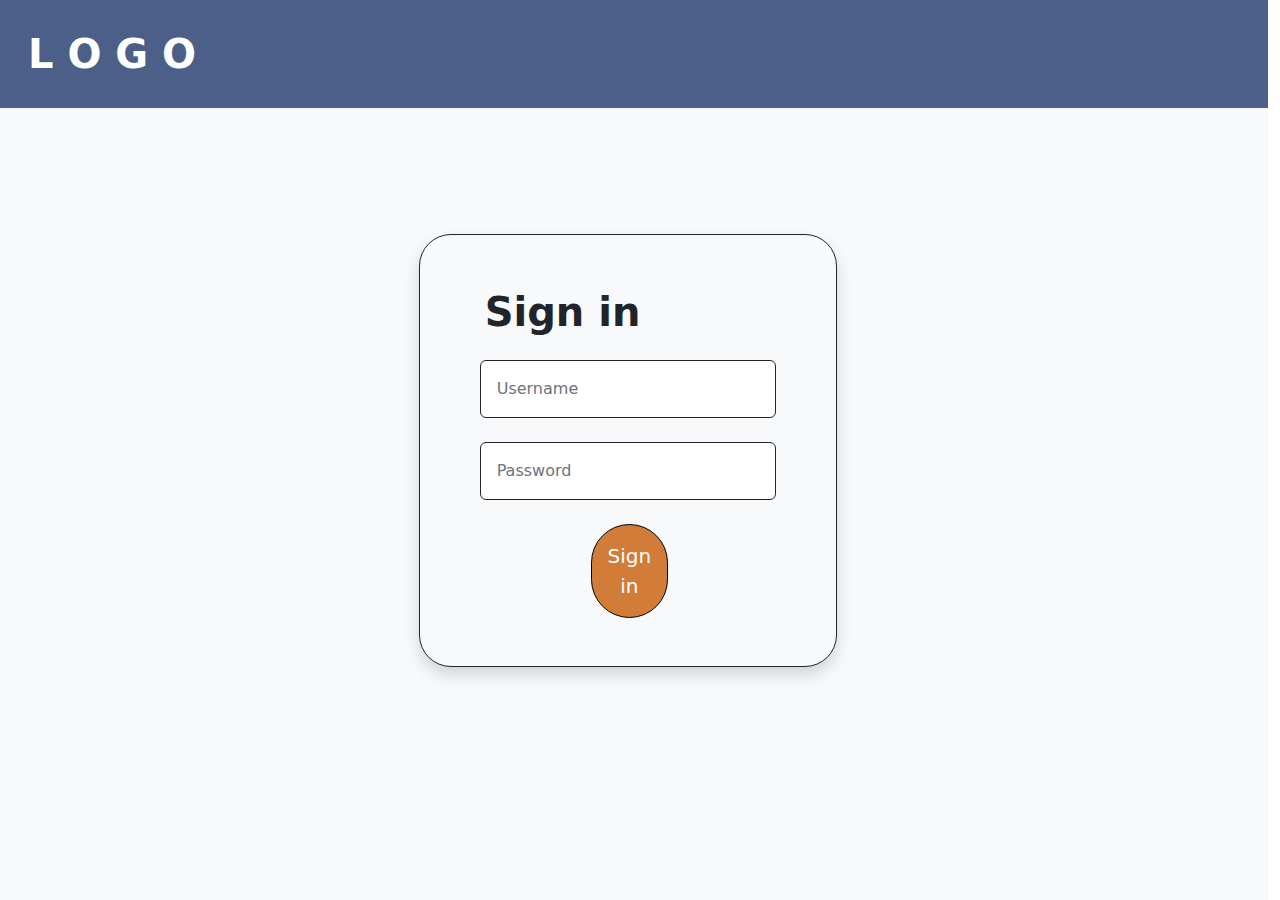
<file: PetShop/login-admin.html>
<!DOCTYPE html>
<html>
<head>
	<meta charset="utf-8">
    <meta name="viewport" content="width=device-width, initial-scale=1">
    <link rel="stylesheet" type="text/css" href="assets/bootstrap5/css/bootstrap.min.css">
    <link rel="stylesheet" type="text/css" href="assets/style.css">
	<title>PetShop</title>
</head>
<body>
	<div class="row h-100 w-100">		
	    <div class="bg-4C5F89 position-absolute">
	    	<nav class="navbar">
	    	  <div class="container-fluid">
	    	    <a class="navbar-brand p-3" href="index.html">
	    	      <span class="fw-bold fs-1 text-white">L O G O</span>
	    	    </a>
	    	  </div>
	    	</nav>
	    </div>
	    <div class="col bg-light d-flex align-items-center h-100">
	    	<div class="container col-4 bg-light rounded-5 shadow border border-dark login-form">
	    		<form class=" p-5">
	    			<div class=" mb-4">
	    				<h1 class="fw-bolder text-dark">Sign in</h1>
	    			</div>
	    		    <div class="mb-4">
	    		      <input type="name" class="form-control p-3 border border-dark" placeholder="Username" id="inputEmail3">
	    		    </div>
	    		    <div class="mb-4">
	    		      <input type="password" class="form-control p-3 border border-dark" placeholder="Password" id="inputPassword3">
	    		    </div>
	    		    <div class="container text-center d-grid col-4">
	    		    	<button type="submit" class="btn btn-login p-3 text bg-D17C39 fs-5">Sign in</button>
	    		    </div>
	    		  	
	    		</form>
	    	</div>
	    </div>
	 </div>
</body>
</html>
</file>
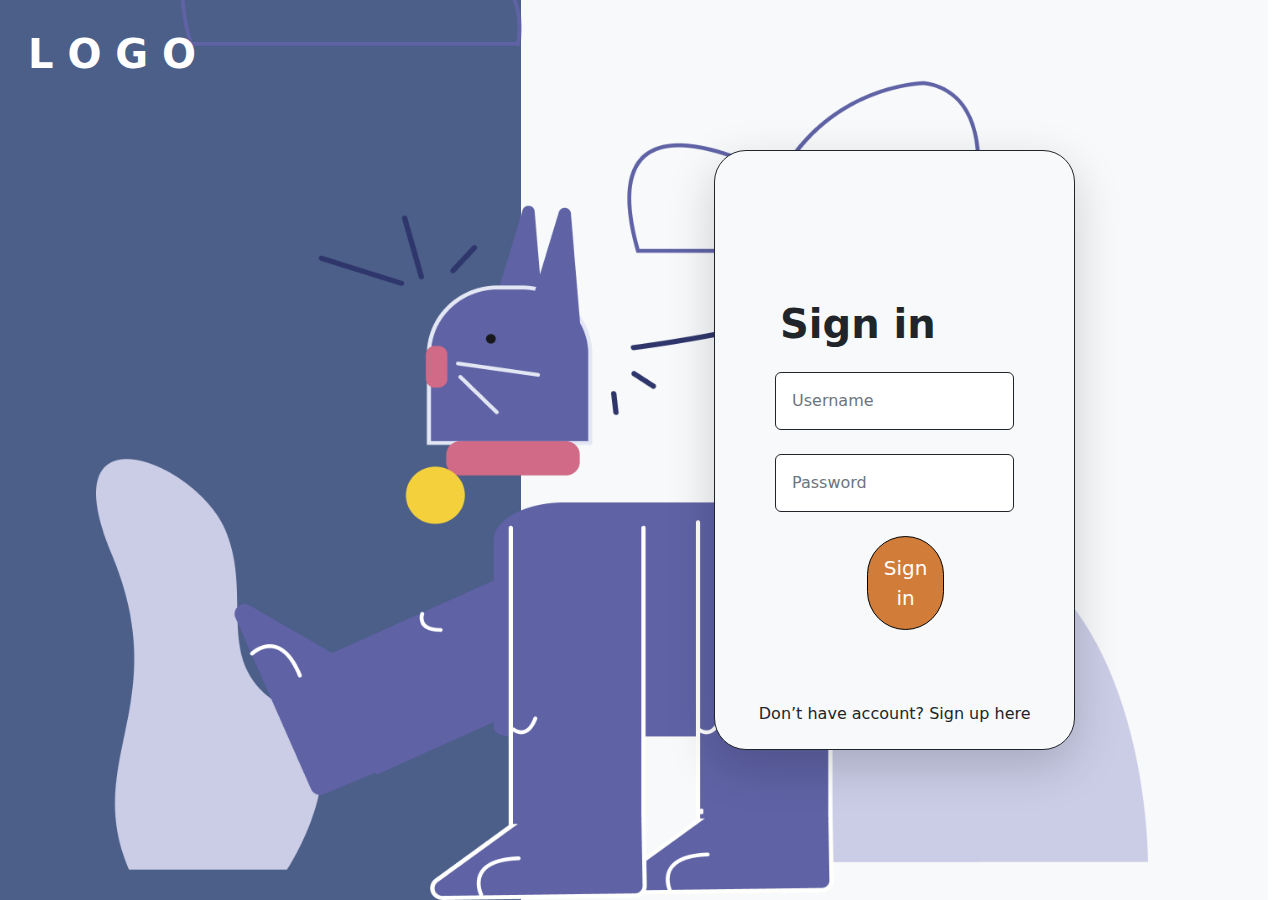
<file: PetShop/login.html>
<!DOCTYPE html>
<html>
<head>
	<meta charset="utf-8">
    <meta name="viewport" content="width=device-width, initial-scale=1">
    <link rel="stylesheet" type="text/css" href="assets/bootstrap5/css/bootstrap.min.css">
    <link rel="stylesheet" type="text/css" href="assets/style.css">
	<title>PetShop</title>
</head>
<body>
	<div class="row h-100 w-100">
		<div class="position-absolute bottom-0 start-0 ps-5">
			<img class="ps-5" width="1100" src="assets/images/login-img.png">
		</div>		
	    <div class="col-5 bg-4C5F89">
	    	<nav class="navbar">
	    	  <div class="container-fluid">
	    	    <a class="navbar-brand p-3" href="index.html">
	    	      <span class="fw-bold fs-1 text-white">L O G O</span>
	    	    </a>
	    	  </div>
	    	</nav>
	    </div>
	    <div class="col bg-light d-flex align-items-center">
	    	<div class="container col-6 bg-light rounded-5 h-600px pt-5 shadow-lg border border-dark login-form">
	    		<form class="mt-5 p-5">
	    			<div class=" mb-4">
	    				<h1 class="fw-bolder text-dark">Sign in</h1>
	    			</div>
	    		    <div class="mb-4">
	    		      <input type="name" class="form-control p-3 border border-dark" placeholder="Username" id="inputEmail3">
	    		    </div>
	    		    <div class="mb-4">
	    		      <input type="password" class="form-control p-3 border border-dark" placeholder="Password" id="inputPassword3">
	    		    </div>
	    		    <div class="container text-center d-grid col-4">
	    		    	<button type="submit" class="btn btn-login p-3 text bg-D17C39 fs-5">Sign in</button>
	    		    </div>
	    		  	
	    		  	
	    		</form>
	    		<div class="text-center p-4">
	    		  		<a class="text-dark" href="register.html">Don’t have account? Sign up here</a>
	    		  	</div>
	    	</div>
	    </div>
	 </div>
</body>
</html>
</file>
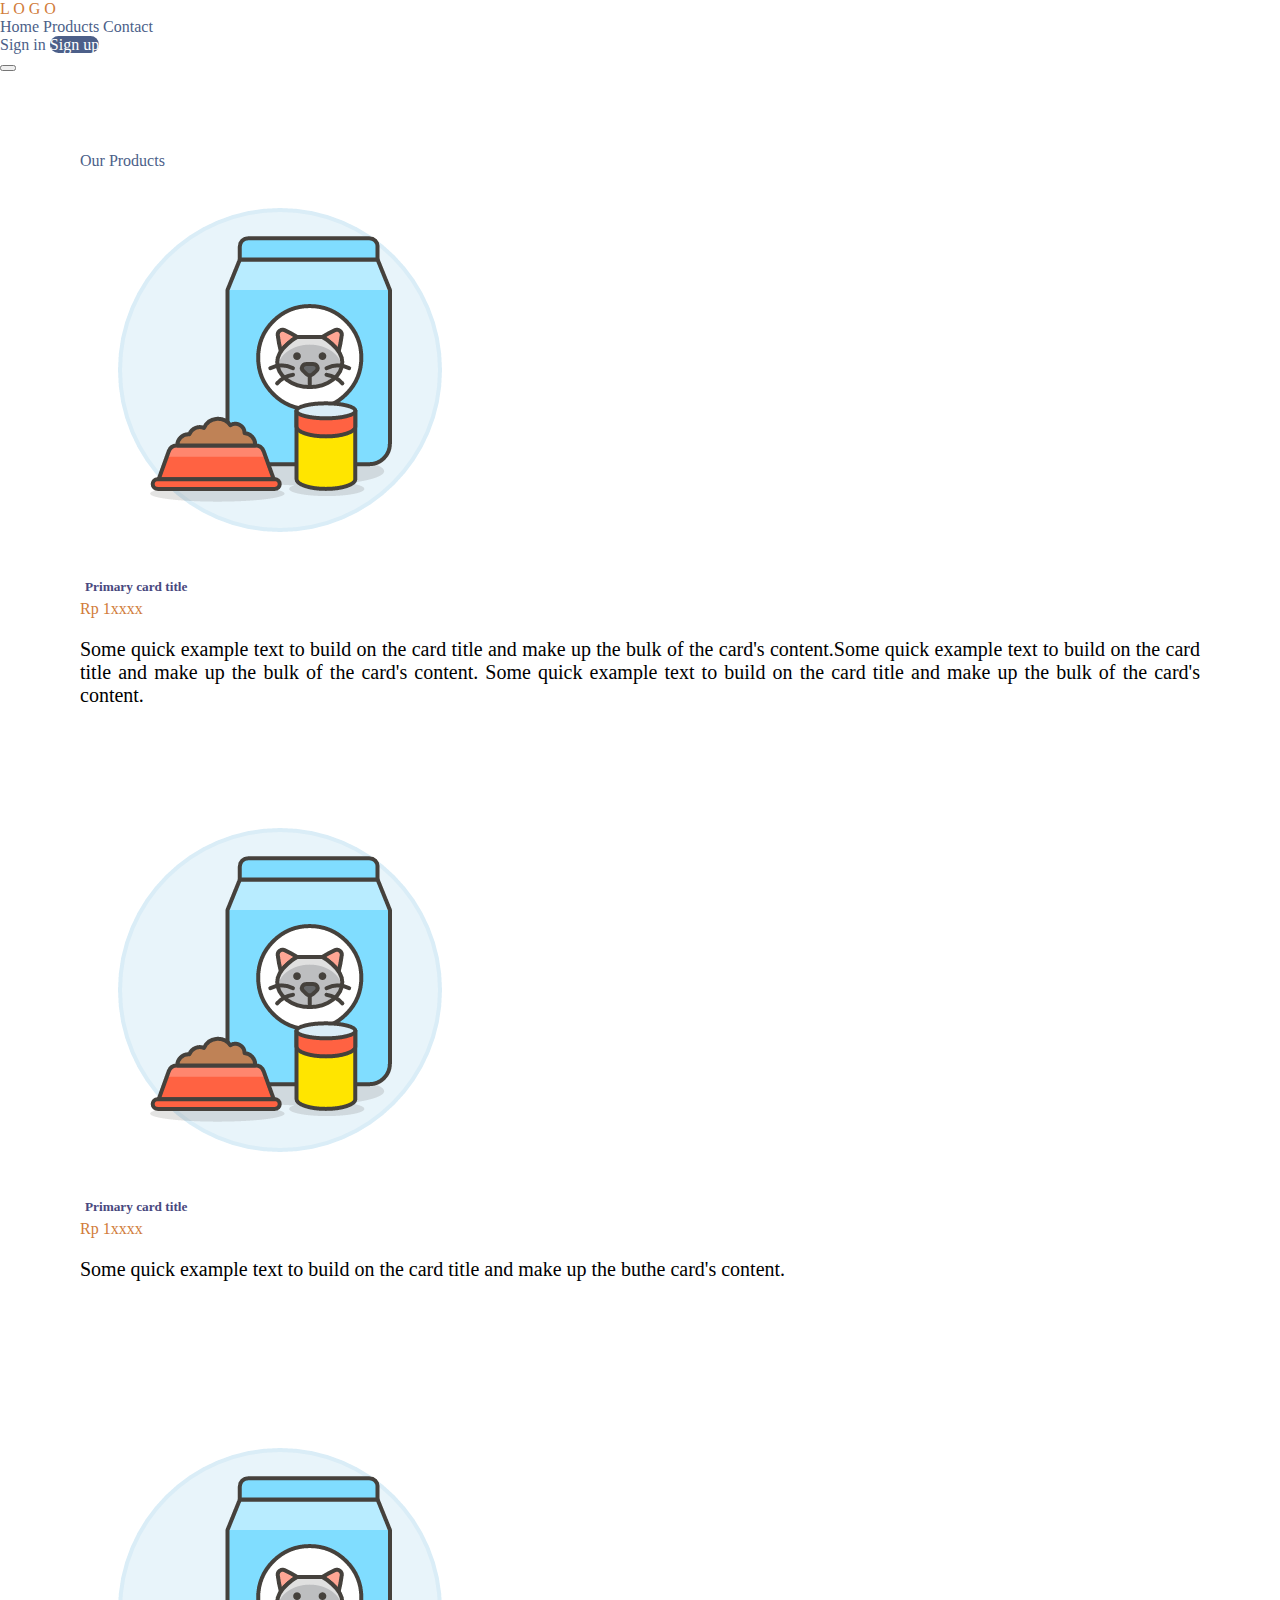
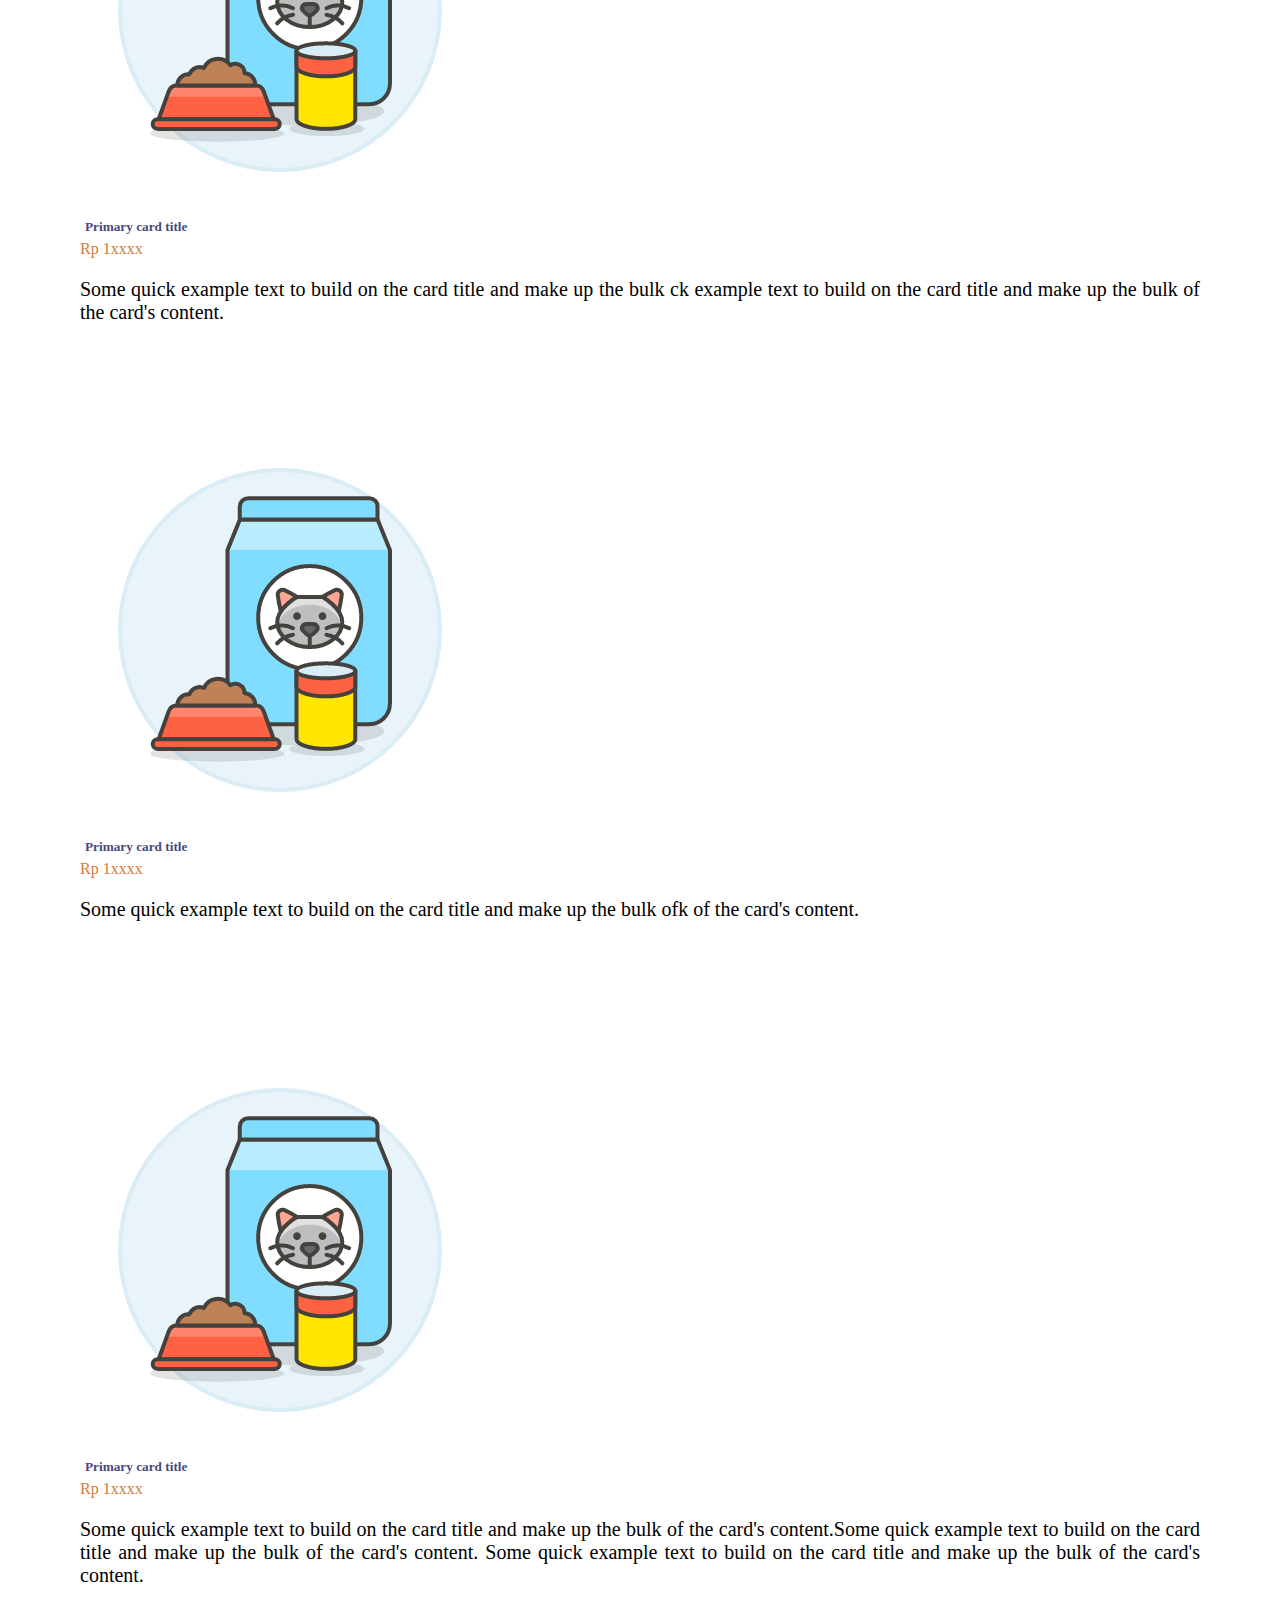
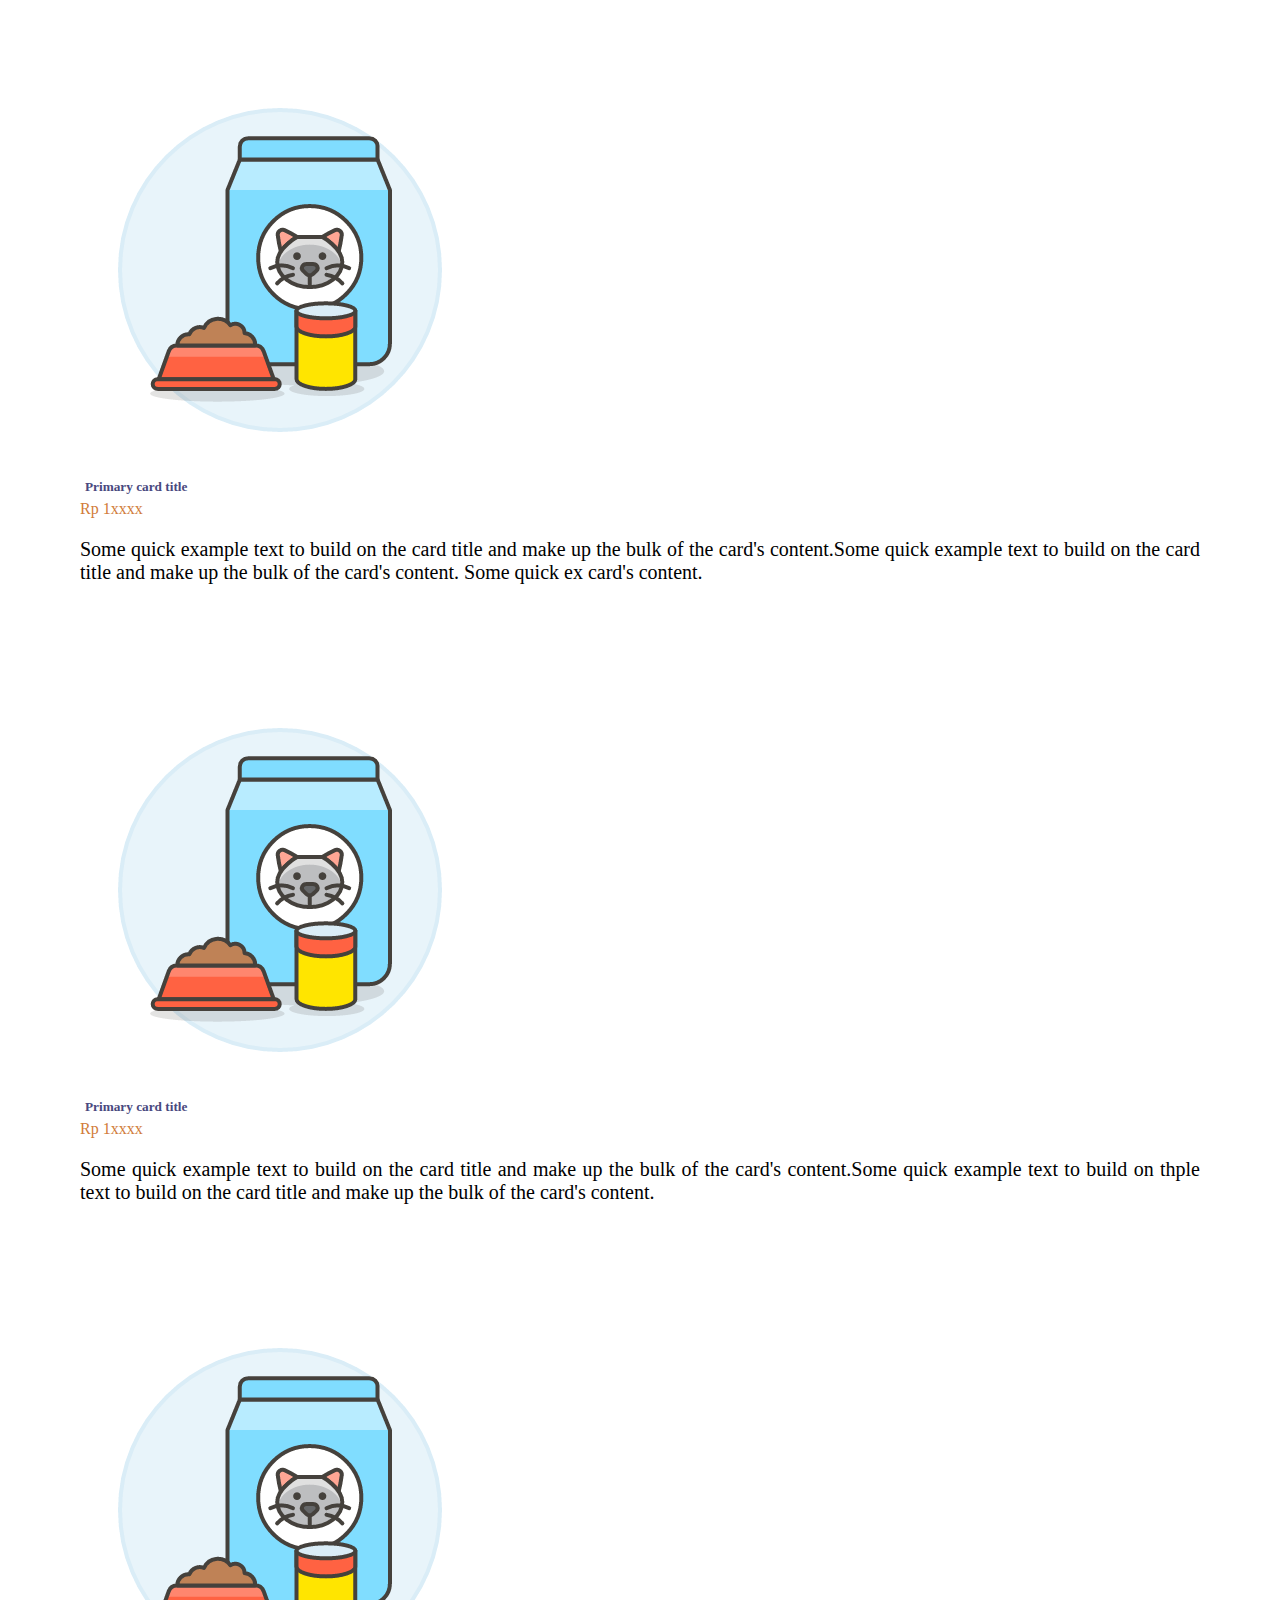
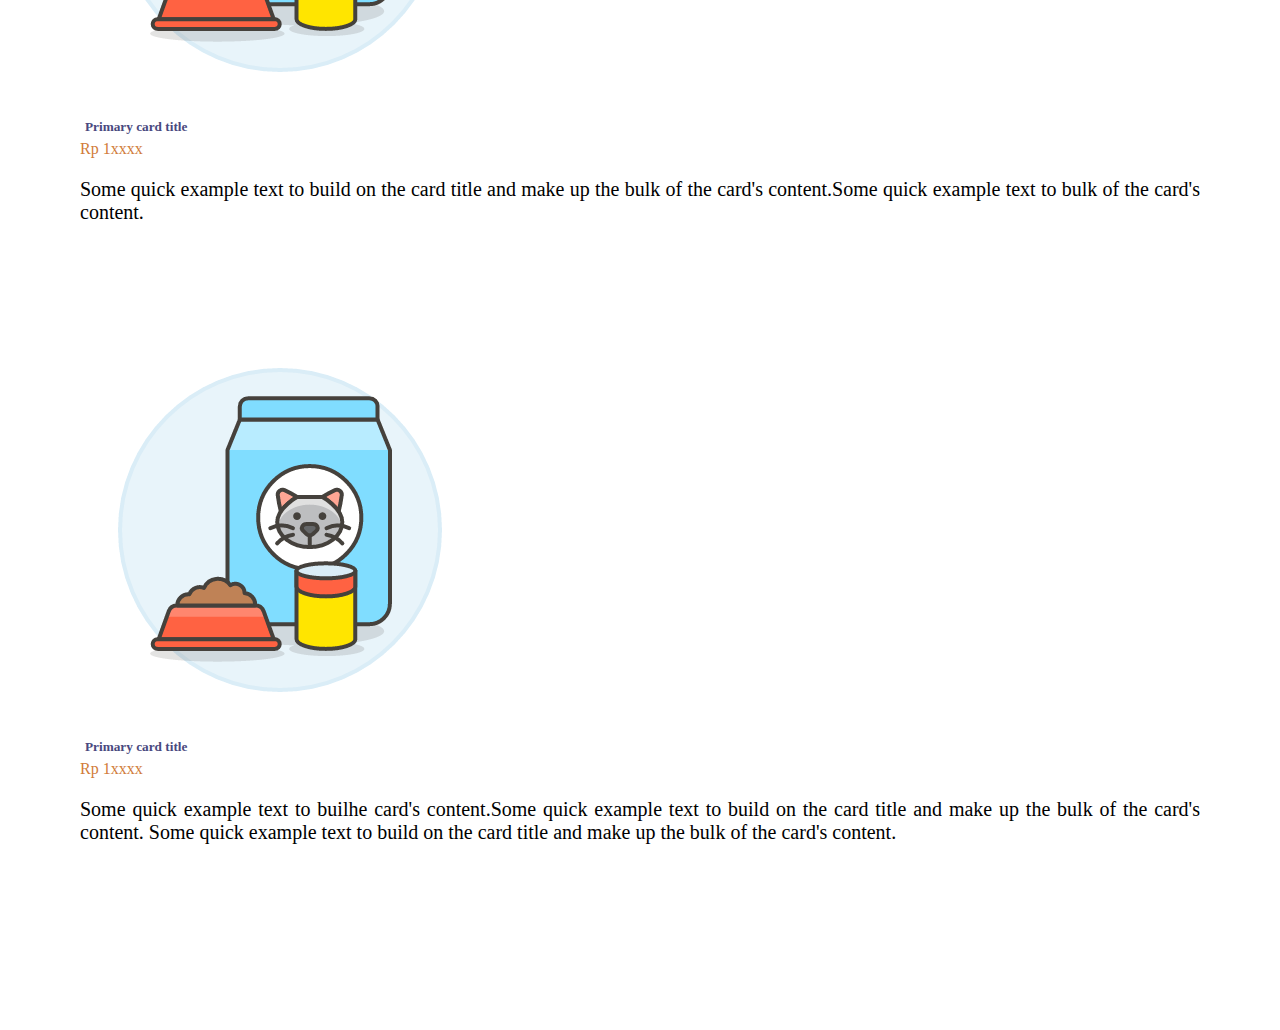
<file: PetShop/product.html>
<!DOCTYPE html>
<html>
<head>
	<meta charset="utf-8">
    <meta name="viewport" content="width=device-width, initial-scale=1">
    <!-- CSS only -->
    <link href="https://cdn.jsdelivr.net/npm/bootstrap@5.2.0-beta1/dist/css/bootstrap.min.css" rel="stylesheet" integrity="sha384-0evHe/X+R7YkIZDRvuzKMRqM+OrBnVFBL6DOitfPri4tjfHxaWutUpFmBp4vmVor" crossorigin="anonymous">
    <link rel="stylesheet" href="https://cdn.jsdelivr.net/npm/bootstrap-icons@1.8.3/font/bootstrap-icons.css">
    <link rel="stylesheet" type="text/css" href="assets/style.css">
	<title>PetShop</title>
</head>
<body>
	 <div class="row">
	 	<nav class="header navbar navbar-expand-lg position-fixed" id="navbar">
	 	  <div class="container-fluid">
	 	  	<div class="col p-3">
	 	  		<a class="navbar-brand p-3" href="#">
	 	  			<span class="fw-bold fs-1 text-D17C39">L O G O</span>
	 	  		</a>
	 	  	</div>
	 	    <div class="col">
	 	    	<div class="justify-content-center collapse navbar-collapse" id="navbarNavAltMarkup">
	 	    	  <div class="navbar-nav fs-5 gap-5 text-4C5F89 fw-semibold">
	 	    	    <a class="nav-link text-4C5F89" aria-current="page" href="index.html">Home</a>
	 	    	    <a class="nav-link text-4C5F89" href="product.html">Products</a>
	 	    	    <a class="nav-link text-4C5F89" href="index.html#contact">Contact</a>
	 	    	  </div>
	 	    	</div>
	 	    </div>
	 	    <div class="col">
	 	    	<div class="justify-content-end collapse navbar-collapse" id="navbarNavAltMarkup">
	 	    	  <div class="navbar-nav fs-5 gap-4 fw-semibold">
	 	    	    <a class="nav-link text-4C5F89 p-3" href="login.html">Sign in</a>
	 	    	    <a class="nav-link btn-login p-3 text bg-4C5F89" href="register.html">Sign up</a>
	 	    	  </div>
	 	    	</div>
	 	    </div>
	 	    <button class="navbar-toggler" type="button" data-bs-toggle="collapse" data-bs-target="#navbarNavAltMarkup" aria-controls="navbarNavAltMarkup" aria-expanded="false" aria-label="Toggle navigation">
	 	      <span class="navbar-toggler-icon"></span>
	 	    </button>
	 	  </div>
	 	</nav>
	 </div>

	 <div class="row w-100 bg-light p-5rem d-flex align-items-center">
	 	<div class="col pt-5">
	 		<div class="container text-center">
	 			<span class="fs-1 fw-semibold text-4C5F89">Our Products</span>
	 		</div>
	 		<div class="container p-5">
	 		  <div class="row row-cols-3">
	 		    <div class="col mb-5">
	 		    	<div class="card m-3 p-4 rounded-5 h-620px">
	 		    	  <img src="assets/images/cat-food-bag.png" class="card-img-top" alt="...">	
	 		    	  <div class="card-body  overflow-hidden">
	 		    	    <a href="detail.html"><h5 class="card-title text-dark ms-0">Primary card title</h5></a>
	 		    	    <span class="text-D17C39 fw-semibold">Rp 1xxxx</span>
	 		    	    <p class="card-text">Some quick example text to build on the card title and make up the bulk of the card's content.Some quick example text to build on the card title and make up the bulk of the card's content. Some quick example text to build on the card title and make up the bulk of the card's content.</p>
	 		    	  </div>
	 		    	</div>
	 		    </div>
	 		    <div class="col mb-5">
	 		    	<div class="card m-3 p-4 rounded-5 h-620px">
	 		    	  <img src="assets/images/cat-food-bag.png" class="card-img-top" alt="...">	
	 		    	  <div class="card-body  overflow-hidden">
	 		    	    <a href="detail.html"><h5 class="card-title text-dark ms-0">Primary card title</h5></a>
	 		    	    <span class="text-D17C39 fw-semibold">Rp 1xxxx</span>
	 		    	    <p class="card-text">Some quick example text to build on the card title and make up the buthe card's content.</p>
	 		    	  </div>
	 		    	</div>
	 		    </div>
	 		    <div class="col mb-5">
	 		    	<div class="card m-3 p-4 rounded-5 h-620px">
	 		    	  <img src="assets/images/cat-food-bag.png" class="card-img-top" alt="...">	
	 		    	  <div class="card-body  overflow-hidden">
	 		    	    <a href="detail.html"><h5 class="card-title text-dark ms-0">Primary card title</h5></a>
	 		    	    <span class="text-D17C39 fw-semibold">Rp 1xxxx</span>
	 		    	    <p class="card-text">Some quick example text to build on the card title and make up the bulk ck example text to build on the card title and make up the bulk of the card's content.</p>
	 		    	  </div>
	 		    	</div>
	 		    </div>
	 		    <div class="col mb-5">
	 		    	<div class="card m-3 p-4 rounded-5 h-620px">
	 		    	  <img src="assets/images/cat-food-bag.png" class="card-img-top" alt="...">	
	 		    	  <div class="card-body  overflow-hidden">
	 		    	    <a href="detail.html"><h5 class="card-title text-dark ms-0">Primary card title</h5></a>
	 		    	    <span class="text-D17C39 fw-semibold">Rp 1xxxx</span>
	 		    	    <p class="card-text">Some quick example text to build on the card title and make up the bulk ofk of the card's content.</p>
	 		    	  </div>
	 		    	</div>
	 		    </div>
	 		    <div class="col mb-5">
	 		    	<div class="card m-3 p-4 rounded-5 h-620px">
	 		    	  <img src="assets/images/cat-food-bag.png" class="card-img-top" alt="...">	
	 		    	  <div class="card-body  overflow-hidden">
	 		    	    <a href="detail.html"><h5 class="card-title text-dark ms-0">Primary card title</h5></a>
	 		    	    <span class="text-D17C39 fw-semibold">Rp 1xxxx</span>
	 		    	    <p class="card-text">Some quick example text to build on the card title and make up the bulk of the card's content.Some quick example text to build on the card title and make up the bulk of the card's content. Some quick example text to build on the card title and make up the bulk of the card's content.</p>
	 		    	  </div>
	 		    	</div>
	 		    </div>
	 		    <div class="col mb-5">
	 		    	<div class="card m-3 p-4 rounded-5 h-620px">
	 		    	  <img src="assets/images/cat-food-bag.png" class="card-img-top" alt="...">	
	 		    	  <div class="card-body  overflow-hidden">
	 		    	    <a href="detail.html"><h5 class="card-title text-dark ms-0">Primary card title</h5></a>
	 		    	    <span class="text-D17C39 fw-semibold">Rp 1xxxx</span>
	 		    	    <p class="card-text">Some quick example text to build on the card title and make up the bulk of the card's content.Some quick example text to build on the card title and make up the bulk of the card's content. Some quick ex card's content.</p>
	 		    	  </div>
	 		    	</div>
	 		    </div>
	 		    <div class="col mb-5">
	 		    	<div class="card m-3 p-4 rounded-5 h-620px">
	 		    	  <img src="assets/images/cat-food-bag.png" class="card-img-top" alt="...">	
	 		    	  <div class="card-body  overflow-hidden">
	 		    	    <a href="detail.html"><h5 class="card-title text-dark ms-0">Primary card title</h5></a>
	 		    	    <span class="text-D17C39 fw-semibold">Rp 1xxxx</span>
	 		    	    <p class="card-text">Some quick example text to build on the card title and make up the bulk of the card's content.Some quick example text to build on thple text to build on the card title and make up the bulk of the card's content.</p>
	 		    	  </div>
	 		    	</div>
	 		    </div>
	 		    <div class="col mb-5">
	 		    	<div class="card m-3 p-4 rounded-5 h-620px">
	 		    	  <img src="assets/images/cat-food-bag.png" class="card-img-top" alt="...">	
	 		    	  <div class="card-body  overflow-hidden">
	 		    	    <a href="detail.html"><h5 class="card-title text-dark ms-0">Primary card title</h5></a>
	 		    	    <span class="text-D17C39 fw-semibold">Rp 1xxxx</span>
	 		    	    <p class="card-text">Some quick example text to build on the card title and make up the bulk of the card's content.Some quick example text to bulk of the card's content.</p>
	 		    	  </div>
	 		    	</div>
	 		    </div>
	 		    <div class="col mb-5">
	 		    	<div class="card m-3 p-4 rounded-5 h-620px">
	 		    	  <img src="assets/images/cat-food-bag.png" class="card-img-top" alt="...">	
	 		    	  <div class="card-body  overflow-hidden">
	 		    	    <a href="detail.html"><h5 class="card-title text-dark ms-0">Primary card title</h5></a>
	 		    	    <span class="text-D17C39 fw-semibold">Rp 1xxxx</span>
	 		    	    <p class="card-text">Some quick example text to builhe card's content.Some quick example text to build on the card title and make up the bulk of the card's content. Some quick example text to build on the card title and make up the bulk of the card's content.</p>
	 		    	  </div>
	 		    	</div>
	 		    </div>

	 		  </div>
	 		  
	 		</div>
	 	</div>
	 </div>
</body>

<script>
    window.onscroll = function() {scrollFunction()};
 
	function scrollFunction() {
	  if (document.body.scrollTop > 20 || document.documentElement.scrollTop > 20) {
	    
	    document.getElementById("navbar").style.background = "#f8f9fa";
	  } else {
	   
	    document.getElementById("navbar").style.background = "none";
	  }
	}
</script>
</html>
</file>
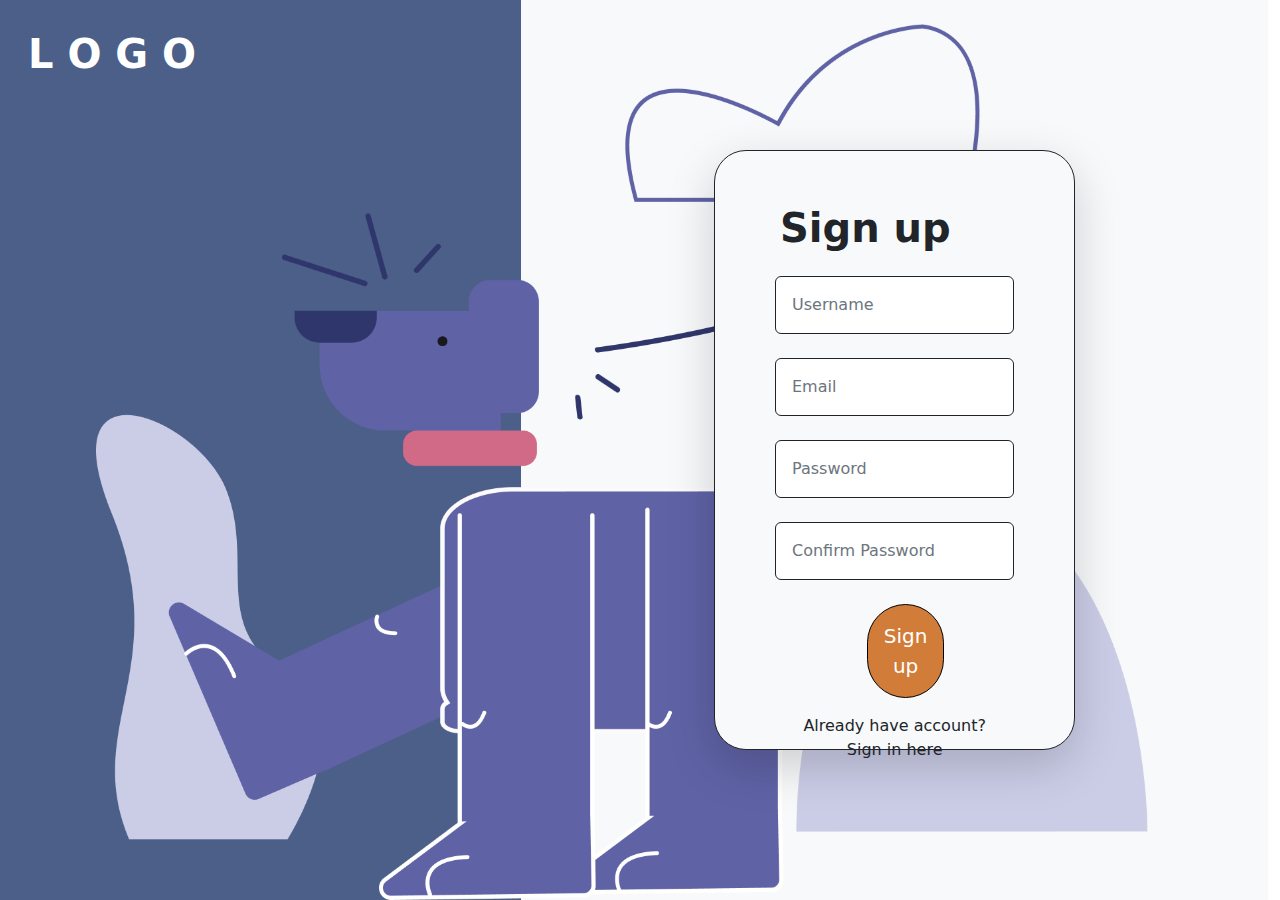
<file: PetShop/register.html>
<!DOCTYPE html>
<html>
<head>
	<meta charset="utf-8">
    <meta name="viewport" content="width=device-width, initial-scale=1">
    <link rel="stylesheet" type="text/css" href="assets/bootstrap5/css/bootstrap.min.css">
    <link rel="stylesheet" type="text/css" href="assets/style.css">
	<title>PetShop</title>
</head>
<body>
	<div class="row h-100 w-100">
		<div class="position-absolute bottom-0 start-0 ps-5">
			<img class="ps-5" width="1100" src="assets/images/dog.png">
		</div>		
	    <div class="col-5 bg-4C5F89">
	    	<nav class="navbar">
	    	  <div class="container-fluid">
	    	    <a class="navbar-brand p-3" href="index.html">
	    	      <span class="fw-bold fs-1 text-white">L O G O</span>
	    	    </a>
	    	  </div>
	    	</nav>
	    </div>
	    <div class="col bg-light d-flex align-items-center">
	    	<div class="container col-6 bg-light rounded-5 h-600px shadow-lg border border-dark login-form">
	    		<form class="p-5">
	    			<div class=" mb-4">
	    				<h1 class="fw-bolder text-dark">Sign up</h1>
	    			</div>
	    		    <div class="mb-4">
	    		      <input type="name" class="form-control p-3 border border-dark" placeholder="Username" id="inputEmail3">
	    		    </div>
	    		    <div class="mb-4">
	    		      <input type="email" class="form-control p-3 border border-dark" placeholder="Email" id="inputEmail3">
	    		    </div>
	    		    <div class="mb-4">
	    		      <input type="password" class="form-control p-3 border border-dark" placeholder="Password" id="inputPassword3">
	    		    </div>
	    		    <div class="mb-4">
	    		      <input type="password" class="form-control p-3 border border-dark" placeholder="Confirm Password" id="inputPassword3">
	    		    </div>
	    		    <div class="container text-center d-grid col-4">
	    		    	<button type="submit" class="btn btn-login p-3 text bg-D17C39 fs-5">Sign up</button>
	    		    </div>
	    		  	
	    		  	<div class="text-center p-3">
	    		  		<a class="text-dark" href="login.html">Already have account? Sign in here</a>
	    		  	</div>
	    		</form>
	    		
	    	</div>
	    </div>
	 </div>
</body>
</html>
</file>
<file: PetShop/assets/style.css>
* {
  box-sizing: border-box;
}

html,
body {
  height: 100%;
  padding: 0px;
  margin: 0px;
  scroll-behavior: smooth;
}

h1,
h2,
h3,
h4,
h5,
h6 {
  color: #49497e;
  margin: 5px;
}

p {
  font-family: serif;
  text-align: justify;
  font-size: 20px;
  
}

a {
  text-decoration: none;
}

.p-5rem {
  padding: 5rem;
}


.text-4C5F89 {
  color: #4C5F89;
}

.bg-4C5F89 {
  background-color: #4C5F89;
}

.text-D17C39 {
  color: #D17C39;
}

.bg-D17C39 {
  background-color: #D17C39;
}

.bg-EDF5FB {
  background-color: #EDF5FB;
}

.h-600px {
  height: 600px;
}

.h-620px {
  height: 620px;
}

.btn-login {
  border-radius: 50px;
  border-width: 1px;
  border-color: #000;
  color: #fff;
}

.login-form {
  z-index: 5;
}

.shop-now {
  z-index: 5;
}

.header {
  z-index: 9999;
}

.rounded-5-start {
  border-top-left-radius: 30px;
  border-bottom-left-radius: 30px;
}

.cont-btn-position {
  bottom: 80px;
  right: 330px;
}

.cart-row {
  height: 370px;
}
</file>
